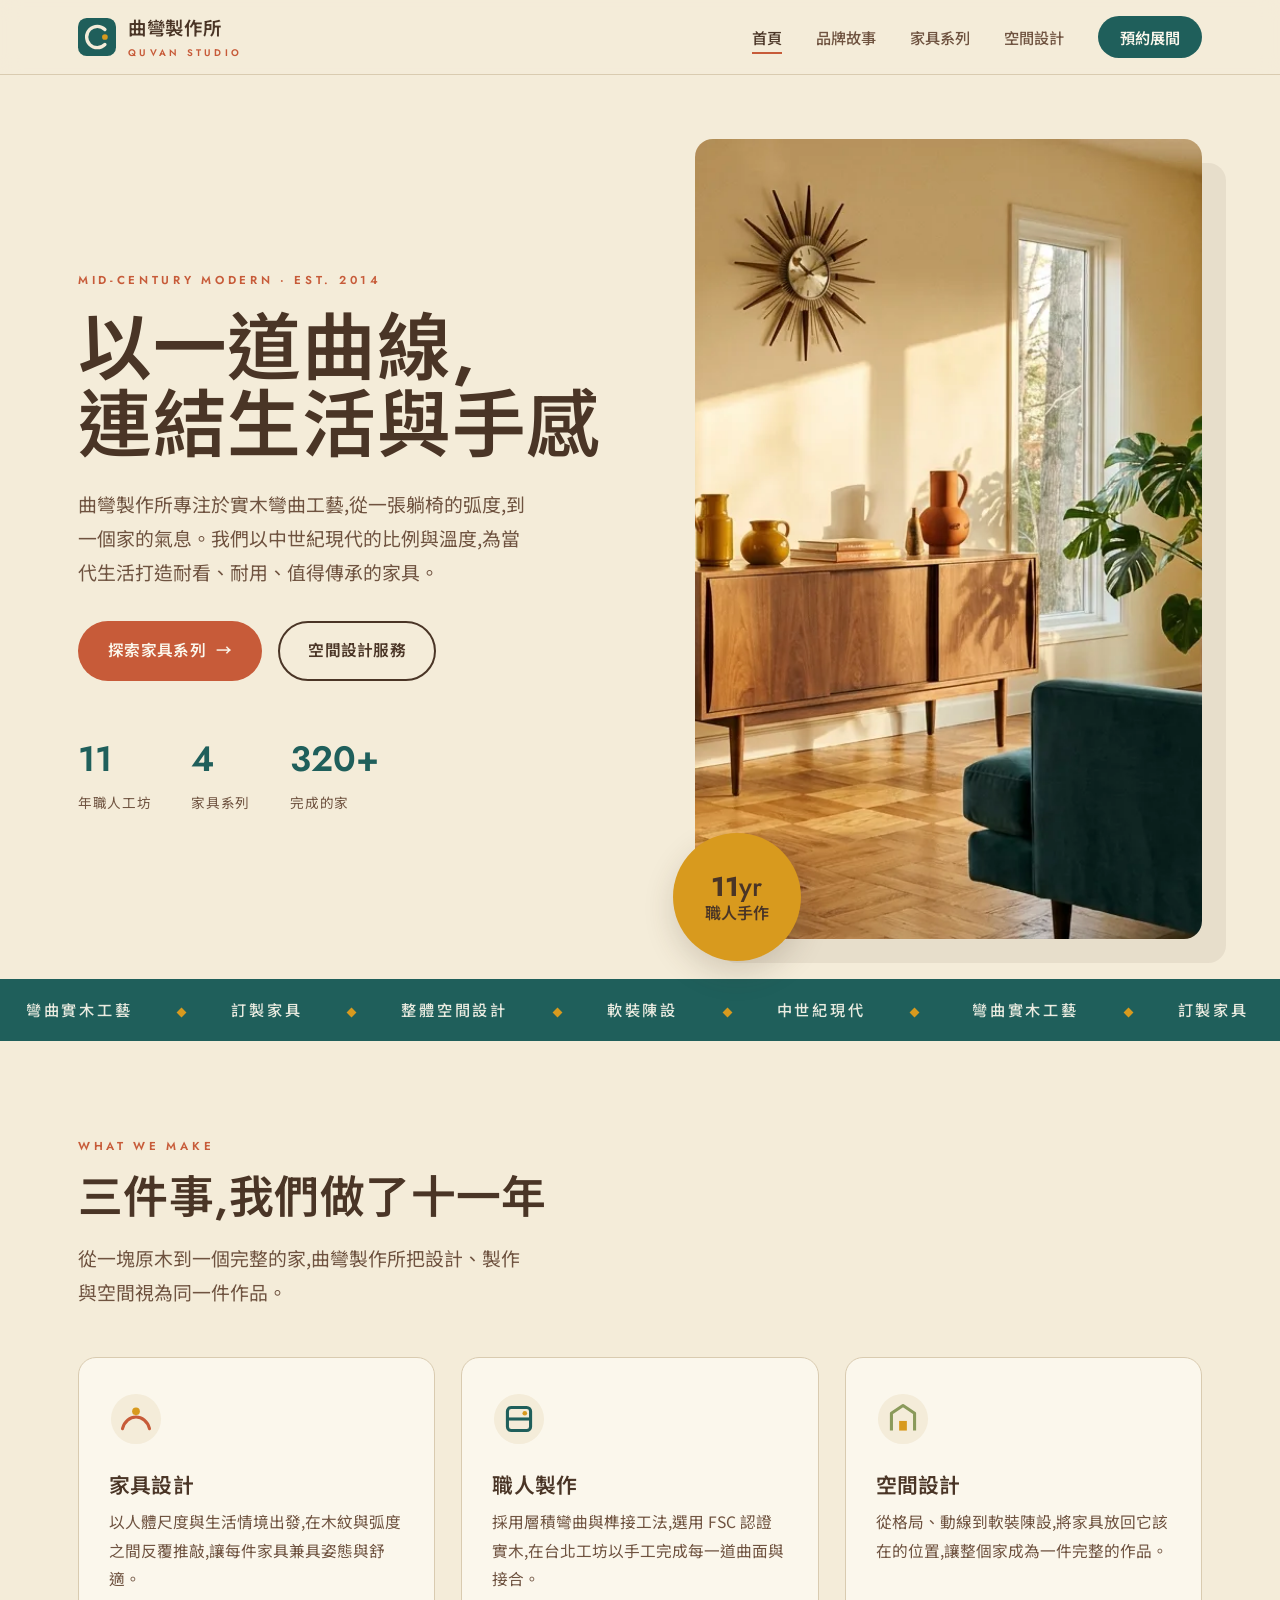
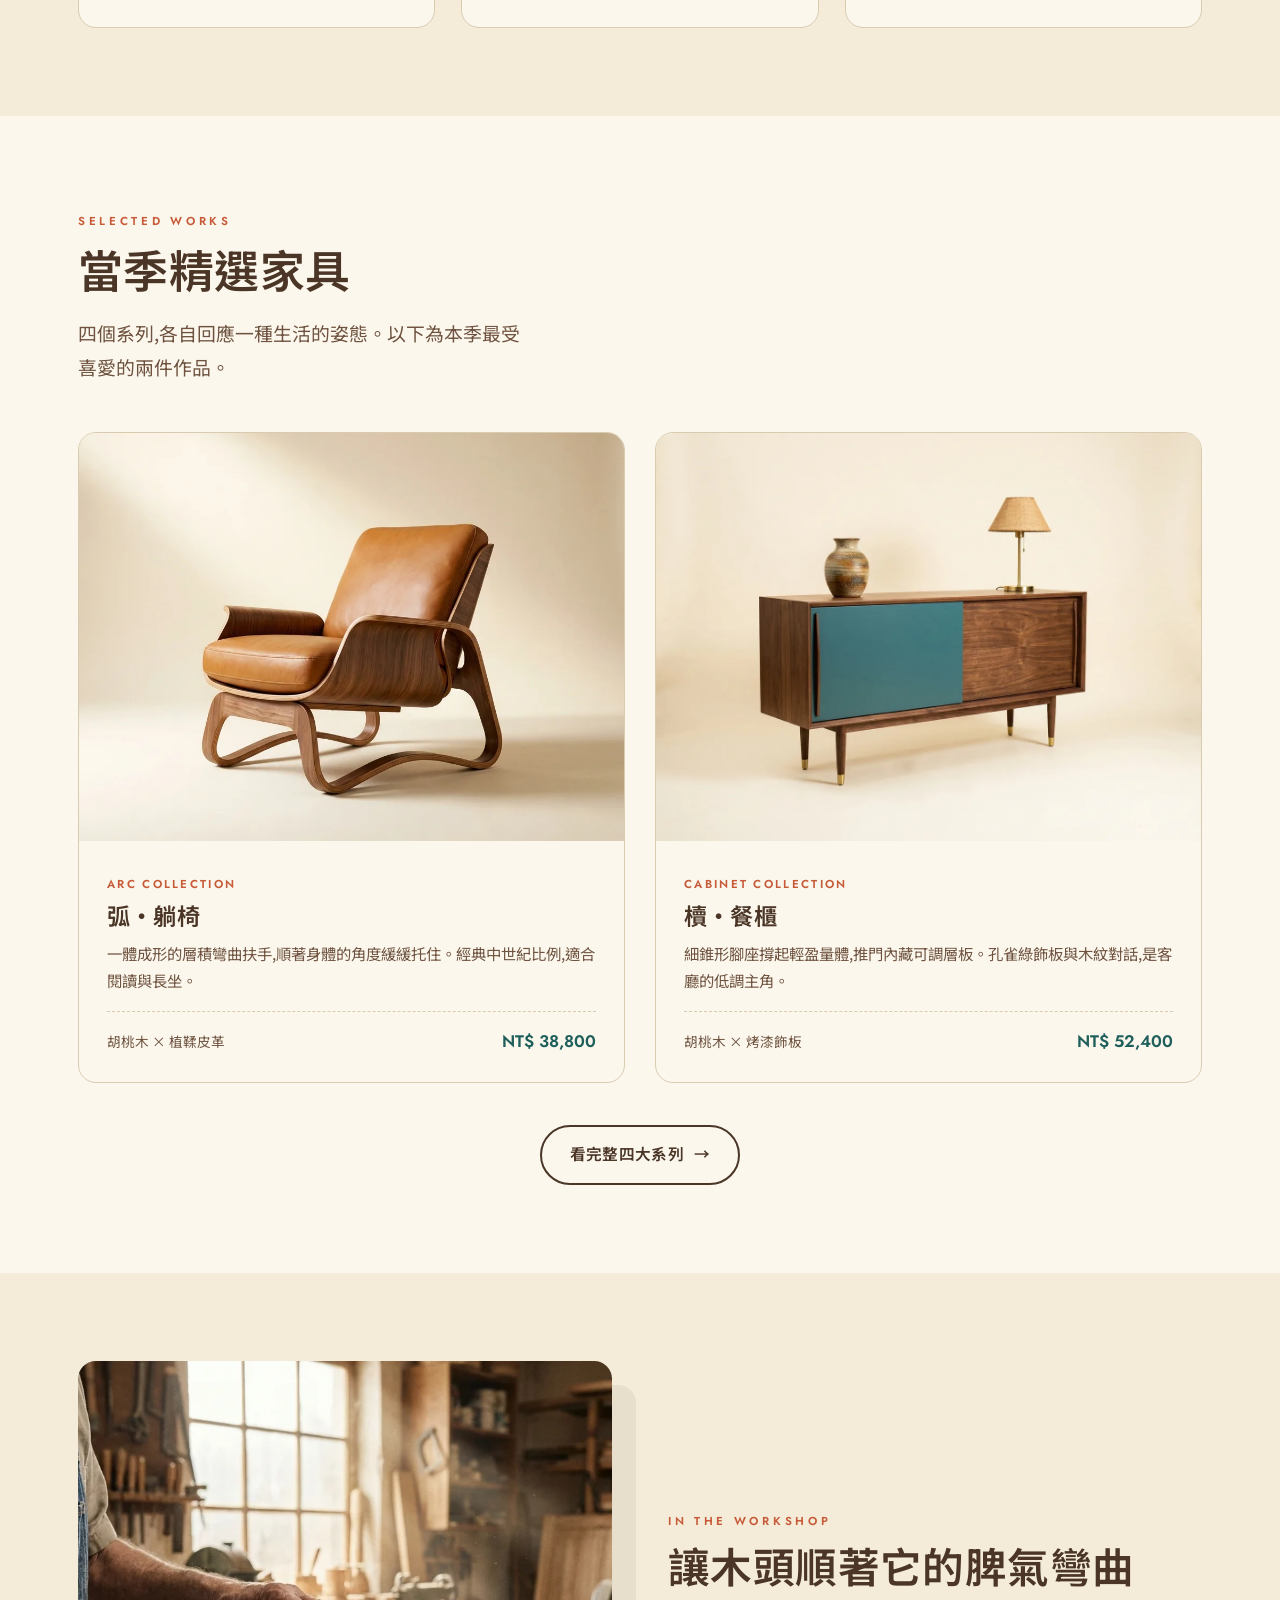
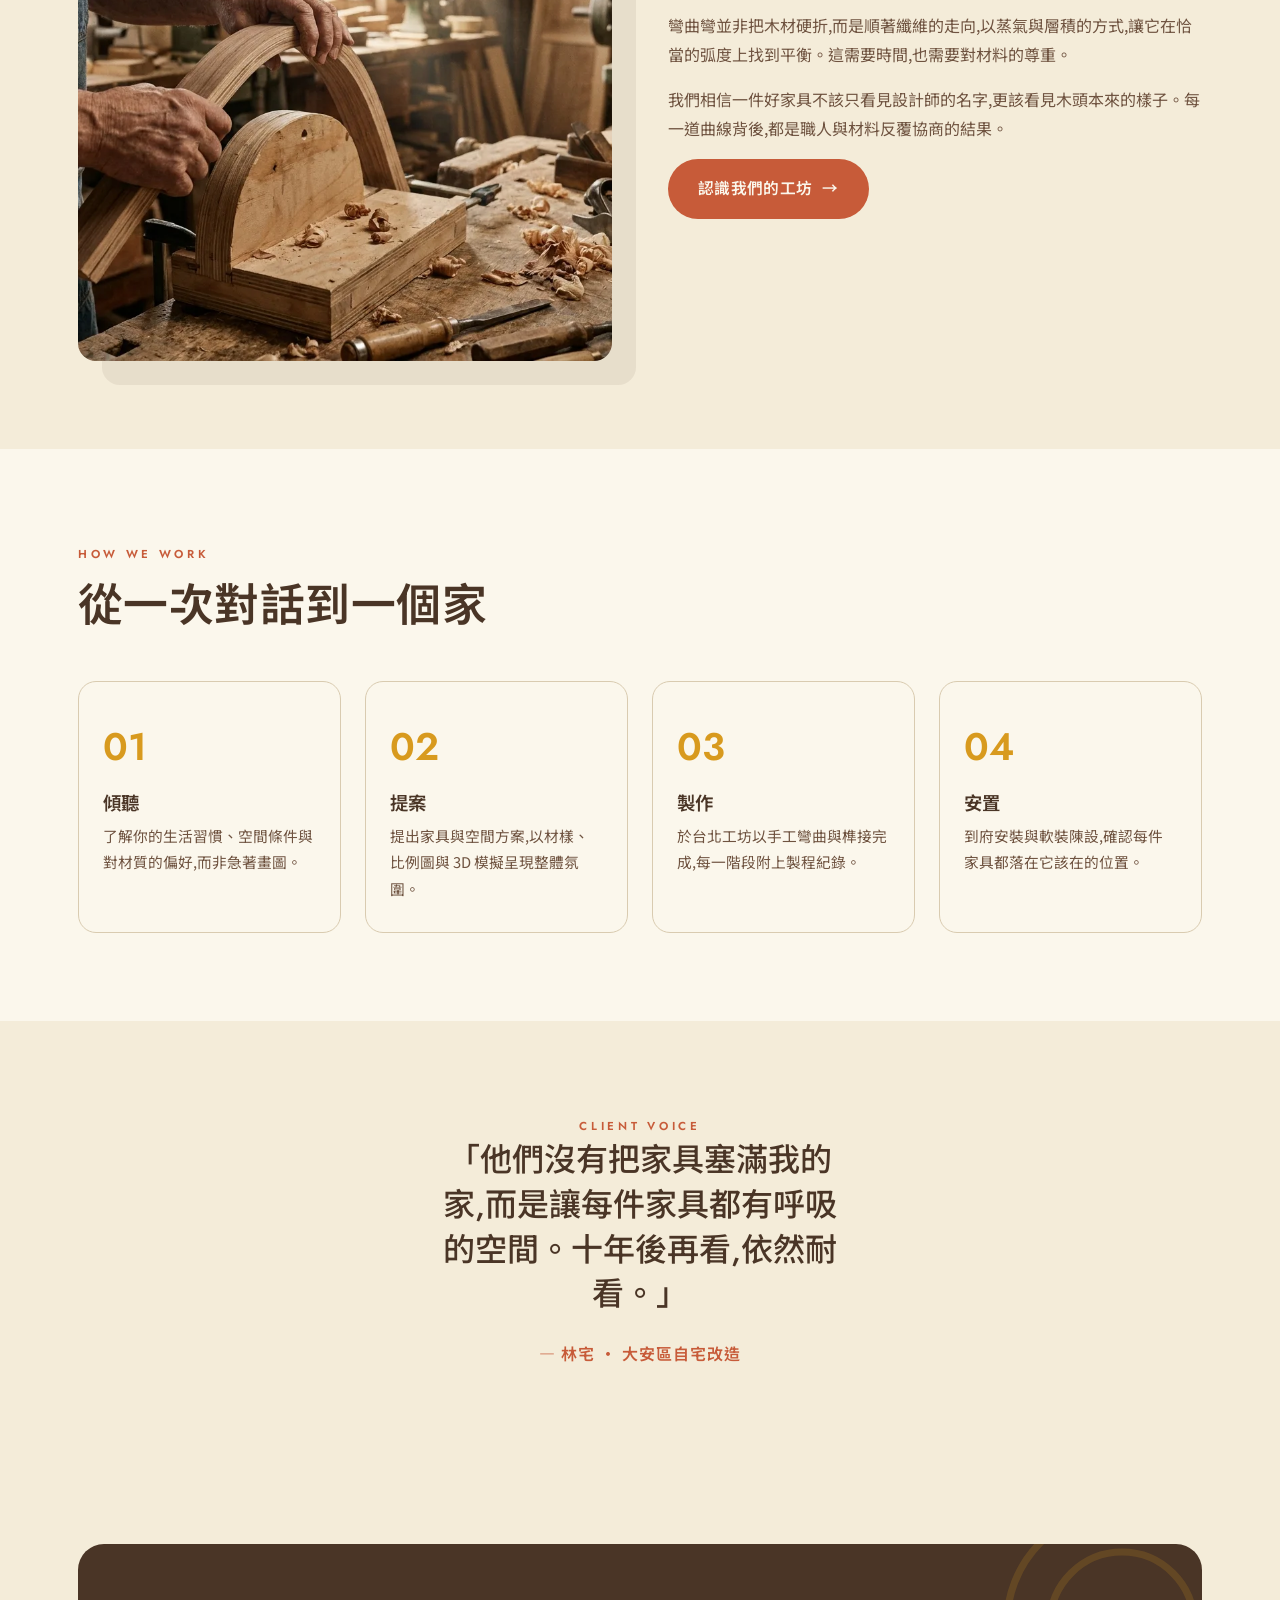
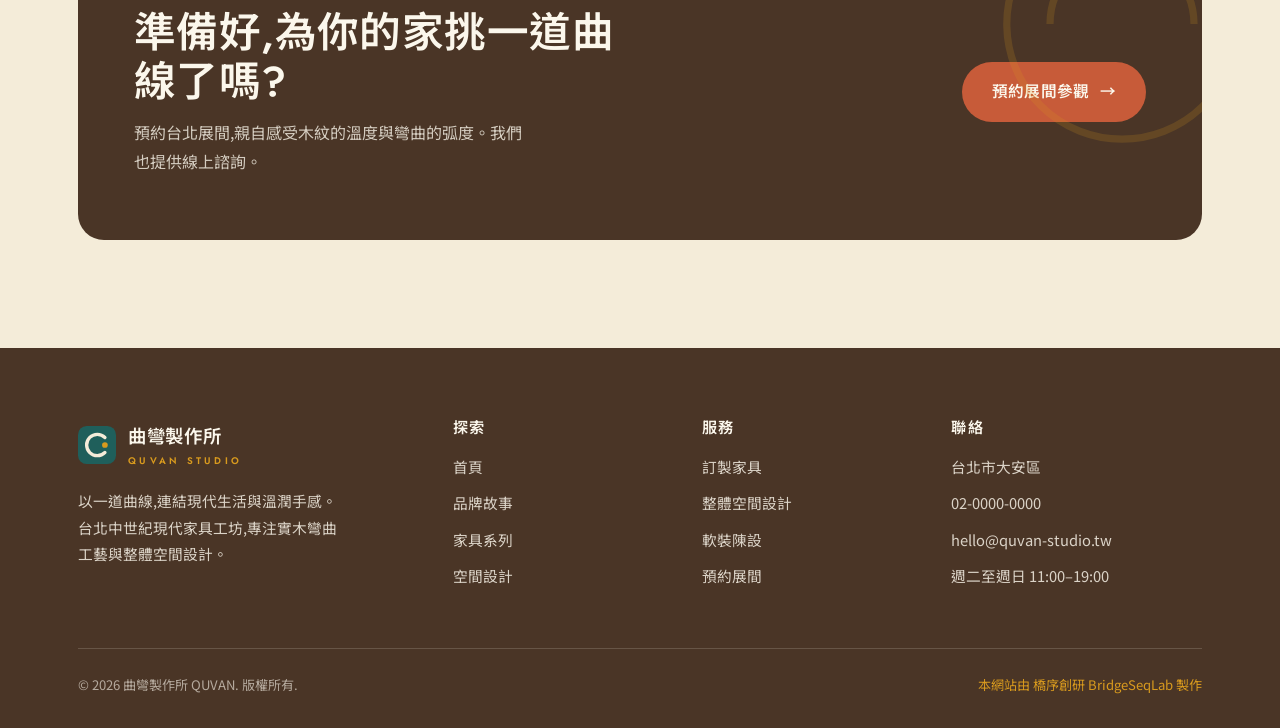
<file: index.html>
<!DOCTYPE html>
<html lang="zh-Hant">
<head>
<meta charset="UTF-8">
<meta name="viewport" content="width=device-width, initial-scale=1">
<title>曲彎製作所 QUVAN｜中世紀現代家具設計與訂製・台北實木傢俬工坊</title>
<meta name="description" content="曲彎製作所 QUVAN 是位於台北的中世紀現代風格家具工坊,專注實木彎曲工藝、訂製家具與整體空間設計。以一道曲線,連結現代生活與溫潤手感。">
<meta name="keywords" content="中世紀現代家具,實木家具訂製,彎曲彎工藝,台北家具設計,北歐風家具,胡桃木傢俬,空間設計,曲彎製作所,QUVAN">
<meta name="author" content="曲彎製作所 QUVAN">
<link rel="canonical" href="https://izzo24.github.io/curva-studio/">
<meta property="og:type" content="website">
<meta property="og:locale" content="zh_TW">
<meta property="og:site_name" content="曲彎製作所 QUVAN">
<meta property="og:title" content="曲彎製作所 QUVAN｜中世紀現代家具設計與訂製">
<meta property="og:description" content="台北中世紀現代風格家具工坊,專注實木彎曲工藝、訂製家具與整體空間設計。">
<meta property="og:url" content="https://izzo24.github.io/curva-studio/">
<meta property="og:image" content="https://izzo24.github.io/curva-studio/images/hero-living.webp">
<meta name="twitter:card" content="summary_large_image">
<meta name="twitter:title" content="曲彎製作所 QUVAN｜中世紀現代家具設計與訂製">
<meta name="twitter:description" content="以一道曲線,連結現代生活與溫潤手感。台北實木家具工坊。">
<meta name="twitter:image" content="https://izzo24.github.io/curva-studio/images/hero-living.webp">
<link rel="icon" type="image/svg+xml" href="./favicon.svg">
<link rel="preconnect" href="https://fonts.googleapis.com">
<link rel="preconnect" href="https://fonts.gstatic.com" crossorigin>
<link href="https://fonts.googleapis.com/css2?family=Jost:wght@400;500;600;700&family=Noto+Sans+TC:wght@400;500;700&display=swap" rel="stylesheet">
<link rel="stylesheet" href="./styles.css">
<script type="application/ld+json">
{
  "@context":"https://schema.org",
  "@graph":[
    {"@type":"Organization","@id":"https://izzo24.github.io/curva-studio/#org","name":"曲彎製作所 QUVAN","url":"https://izzo24.github.io/curva-studio/","logo":"https://izzo24.github.io/curva-studio/favicon.svg","slogan":"以一道曲線,連結現代生活與溫潤手感","foundingDate":"2014","sameAs":["https://www.instagram.com/","https://www.facebook.com/"]},
    {"@type":"LocalBusiness","@id":"https://izzo24.github.io/curva-studio/#business","name":"曲彎製作所 QUVAN","image":"https://izzo24.github.io/curva-studio/images/showroom.webp","priceRange":"$$$","telephone":"+886-2-0000-0000","email":"hello@quvan-studio.tw","address":{"@type":"PostalAddress","streetAddress":"示範展示用","addressLocality":"台北市","addressRegion":"台北","postalCode":"106","addressCountry":"TW"},"openingHours":"Tu-Su 11:00-19:00","url":"https://izzo24.github.io/curva-studio/"},
    {"@type":"WebSite","@id":"https://izzo24.github.io/curva-studio/#website","url":"https://izzo24.github.io/curva-studio/","name":"曲彎製作所 QUVAN","inLanguage":"zh-Hant","publisher":{"@id":"https://izzo24.github.io/curva-studio/#org"}},
    {"@type":"BreadcrumbList","itemListElement":[{"@type":"ListItem","position":1,"name":"首頁","item":"https://izzo24.github.io/curva-studio/"}]}
  ]
}
</script>
</head>
<body>
<header class="site-header">
  <div class="wrap nav">
    <a class="brand" href="./index.html" aria-label="曲彎製作所 QUVAN 首頁">
      <svg viewBox="0 0 48 48" aria-hidden="true"><rect width="48" height="48" rx="11" fill="#1F5F5B"/><path d="M34 14.5a13.5 13.5 0 1 0 0 19" fill="none" stroke="#F4ECD9" stroke-width="4.2" stroke-linecap="round"/><circle cx="34" cy="24" r="3.6" fill="#D89A1E"/></svg>
      <span><b>曲彎製作所</b><small>QUVAN STUDIO</small></span>
    </a>
    <button class="nav-toggle" aria-label="開啟選單" aria-expanded="false"><span></span><span></span><span></span></button>
    <ul class="nav-links">
      <li><a href="./index.html" aria-current="page">首頁</a></li>
      <li><a href="./about.html">品牌故事</a></li>
      <li><a href="./collections.html">家具系列</a></li>
      <li><a href="./services.html">空間設計</a></li>
      <li><a href="./contact.html" class="nav-cta">預約展間</a></li>
    </ul>
  </div>
</header>

<main>
  <!-- Hero -->
  <section class="hero">
    <div class="wrap hero-grid">
      <div class="hero-copy reveal">
        <span class="eyebrow">Mid-Century Modern · Est. 2014</span>
        <h1 class="display">以一道曲線,<br>連結生活與手感</h1>
        <p class="lead">曲彎製作所專注於實木彎曲工藝,從一張躺椅的弧度,到一個家的氣息。我們以中世紀現代的比例與溫度,為當代生活打造耐看、耐用、值得傳承的家具。</p>
        <div class="hero-actions">
          <a href="./collections.html" class="btn btn-primary">探索家具系列 <span class="arr">→</span></a>
          <a href="./services.html" class="btn btn-outline">空間設計服務</a>
        </div>
        <div class="hero-stats">
          <div><b>11</b><span>年職人工坊</span></div>
          <div><b>4</b><span>家具系列</span></div>
          <div><b>320+</b><span>完成的家</span></div>
        </div>
      </div>
      <div class="hero-media reveal">
        <img src="./images/hero-living.webp" alt="中世紀現代風格客廳,胡桃木彎曲躺椅、孔雀綠絨布沙發與午後暖陽" width="1280" height="800">
        <div class="hero-badge"><span><b>11<span class="serif-num">yr</span></b>職人手作</span></div>
      </div>
    </div>
  </section>

  <!-- Marquee -->
  <div class="marquee" aria-hidden="true">
    <div class="marquee-track">
      <span>彎曲實木工藝</span><span class="dot"></span><span>訂製家具</span><span class="dot"></span><span>整體空間設計</span><span class="dot"></span><span>軟裝陳設</span><span class="dot"></span><span>中世紀現代</span><span class="dot"></span>
      <span>彎曲實木工藝</span><span class="dot"></span><span>訂製家具</span><span class="dot"></span><span>整體空間設計</span><span class="dot"></span><span>軟裝陳設</span><span class="dot"></span><span>中世紀現代</span><span class="dot"></span>
    </div>
  </div>

  <!-- Features -->
  <section>
    <div class="wrap">
      <div class="section-head reveal">
        <span class="eyebrow">What we make</span>
        <h2>三件事,我們做了十一年</h2>
        <p class="lead">從一塊原木到一個完整的家,曲彎製作所把設計、製作與空間視為同一件作品。</p>
      </div>
      <div class="cards">
        <article class="card reveal">
          <svg class="ico" viewBox="0 0 56 56" fill="none" aria-hidden="true"><circle cx="28" cy="28" r="26" fill="#F4ECD9"/><path d="M14 38C18 22 38 22 42 38" stroke="#C75B39" stroke-width="3.2" stroke-linecap="round"/><circle cx="28" cy="20" r="4" fill="#D89A1E"/></svg>
          <h3>家具設計</h3>
          <p>以人體尺度與生活情境出發,在木紋與弧度之間反覆推敲,讓每件家具兼具姿態與舒適。</p>
        </article>
        <article class="card reveal">
          <svg class="ico" viewBox="0 0 56 56" fill="none" aria-hidden="true"><circle cx="28" cy="28" r="26" fill="#F4ECD9"/><rect x="16" y="16" width="24" height="24" rx="4" fill="none" stroke="#1F5F5B" stroke-width="3.2"/><path d="M16 28h24" stroke="#1F5F5B" stroke-width="3.2"/><circle cx="34" cy="22" r="2.4" fill="#D89A1E"/></svg>
          <h3>職人製作</h3>
          <p>採用層積彎曲與榫接工法,選用 FSC 認證實木,在台北工坊以手工完成每一道曲面與接合。</p>
        </article>
        <article class="card reveal">
          <svg class="ico" viewBox="0 0 56 56" fill="none" aria-hidden="true"><circle cx="28" cy="28" r="26" fill="#F4ECD9"/><path d="M16 40V22l12-8 12 8v18" fill="none" stroke="#8A9A5B" stroke-width="3.2" stroke-linejoin="round"/><rect x="24" y="30" width="8" height="10" fill="#D89A1E"/></svg>
          <h3>空間設計</h3>
          <p>從格局、動線到軟裝陳設,將家具放回它該在的位置,讓整個家成為一件完整的作品。</p>
        </article>
      </div>
    </div>
  </section>

  <!-- Featured collections -->
  <section style="background:var(--paper)">
    <div class="wrap">
      <div class="section-head reveal">
        <span class="eyebrow">Selected works</span>
        <h2>當季精選家具</h2>
        <p class="lead">四個系列,各自回應一種生活的姿態。以下為本季最受喜愛的兩件作品。</p>
      </div>
      <div class="collection-grid">
        <article class="piece reveal">
          <div class="piece-media"><img src="./images/lounge.webp" alt="弧 ARC 彎曲彎躺椅,胡桃木框架配焦糖色皮革坐墊" width="800" height="600"></div>
          <div class="piece-body">
            <span class="tag">ARC Collection</span>
            <h3>弧・躺椅</h3>
            <p>一體成形的層積彎曲扶手,順著身體的角度緩緩托住。經典中世紀比例,適合閱讀與長坐。</p>
            <div class="meta"><span>胡桃木 × 植鞣皮革</span><span class="price">NT$ 38,800</span></div>
          </div>
        </article>
        <article class="piece reveal">
          <div class="piece-media"><img src="./images/sideboard.webp" alt="櫝 CABINET 胡桃木餐櫃,細錐形腳座與孔雀綠飾板" width="800" height="600"></div>
          <div class="piece-body">
            <span class="tag">CABINET Collection</span>
            <h3>櫝・餐櫃</h3>
            <p>細錐形腳座撐起輕盈量體,推門內藏可調層板。孔雀綠飾板與木紋對話,是客廳的低調主角。</p>
            <div class="meta"><span>胡桃木 × 烤漆飾板</span><span class="price">NT$ 52,400</span></div>
          </div>
        </article>
      </div>
      <div style="text-align:center;margin-top:42px" class="reveal">
        <a href="./collections.html" class="btn btn-outline">看完整四大系列 <span class="arr">→</span></a>
      </div>
    </div>
  </section>

  <!-- Story split -->
  <section>
    <div class="wrap split">
      <div class="split-media reveal"><img src="./images/workshop.webp" alt="職人雙手在灑滿陽光的木工坊中彎折層積木材" width="800" height="600"></div>
      <div class="split-copy reveal">
        <span class="eyebrow">In the workshop</span>
        <h2>讓木頭順著它的脾氣彎曲</h2>
        <p>彎曲彎並非把木材硬折,而是順著纖維的走向,以蒸氣與層積的方式,讓它在恰當的弧度上找到平衡。這需要時間,也需要對材料的尊重。</p>
        <p>我們相信一件好家具不該只看見設計師的名字,更該看見木頭本來的樣子。每一道曲線背後,都是職人與材料反覆協商的結果。</p>
        <a href="./about.html" class="btn btn-primary">認識我們的工坊 <span class="arr">→</span></a>
      </div>
    </div>
  </section>

  <!-- Process -->
  <section style="background:var(--paper)">
    <div class="wrap">
      <div class="section-head reveal">
        <span class="eyebrow">How we work</span>
        <h2>從一次對話到一個家</h2>
      </div>
      <div class="steps">
        <div class="step reveal"><h3>傾聽</h3><p>了解你的生活習慣、空間條件與對材質的偏好,而非急著畫圖。</p></div>
        <div class="step reveal"><h3>提案</h3><p>提出家具與空間方案,以材樣、比例圖與 3D 模擬呈現整體氛圍。</p></div>
        <div class="step reveal"><h3>製作</h3><p>於台北工坊以手工彎曲與榫接完成,每一階段附上製程紀錄。</p></div>
        <div class="step reveal"><h3>安置</h3><p>到府安裝與軟裝陳設,確認每件家具都落在它該在的位置。</p></div>
      </div>
    </div>
  </section>

  <!-- Testimonial -->
  <section>
    <div class="wrap quote reveal">
      <span class="eyebrow">Client voice</span>
      <blockquote>「他們沒有把家具塞滿我的家,而是讓每件家具都有呼吸的空間。十年後再看,依然耐看。」</blockquote>
      <cite>— 林宅 · 大安區自宅改造</cite>
    </div>
  </section>

  <!-- CTA -->
  <section>
    <div class="wrap">
      <div class="cta-banner reveal">
        <svg class="deco" viewBox="0 0 200 200" aria-hidden="true"><circle cx="100" cy="100" r="96" fill="none" stroke="#D89A1E" stroke-width="6"/><path d="M40 100a60 60 0 0 1 120 0" fill="none" stroke="#D89A1E" stroke-width="6"/></svg>
        <div>
          <h2>準備好,為你的家挑一道曲線了嗎?</h2>
          <p>預約台北展間,親自感受木紋的溫度與彎曲的弧度。我們也提供線上諮詢。</p>
        </div>
        <a href="./contact.html" class="btn btn-primary">預約展間參觀 <span class="arr">→</span></a>
      </div>
    </div>
  </section>
</main>

<footer class="site-footer">
  <div class="wrap">
    <div class="footer-grid">
      <div>
        <a class="brand" href="./index.html" aria-label="曲彎製作所 QUVAN 首頁">
          <svg viewBox="0 0 48 48" aria-hidden="true"><rect width="48" height="48" rx="11" fill="#1F5F5B"/><path d="M34 14.5a13.5 13.5 0 1 0 0 19" fill="none" stroke="#F4ECD9" stroke-width="4.2" stroke-linecap="round"/><circle cx="34" cy="24" r="3.6" fill="#D89A1E"/></svg>
          <span><b>曲彎製作所</b><small>QUVAN STUDIO</small></span>
        </a>
        <p class="footer-about">以一道曲線,連結現代生活與溫潤手感。台北中世紀現代家具工坊,專注實木彎曲工藝與整體空間設計。</p>
      </div>
      <div class="footer-col">
        <h4>探索</h4>
        <ul>
          <li><a href="./index.html">首頁</a></li>
          <li><a href="./about.html">品牌故事</a></li>
          <li><a href="./collections.html">家具系列</a></li>
          <li><a href="./services.html">空間設計</a></li>
        </ul>
      </div>
      <div class="footer-col">
        <h4>服務</h4>
        <ul>
          <li><a href="./services.html">訂製家具</a></li>
          <li><a href="./services.html">整體空間設計</a></li>
          <li><a href="./services.html">軟裝陳設</a></li>
          <li><a href="./contact.html">預約展間</a></li>
        </ul>
      </div>
      <div class="footer-col">
        <h4>聯絡</h4>
        <ul>
          <li>台北市大安區</li>
          <li><a href="tel:+886200000000">02-0000-0000</a></li>
          <li><a href="mailto:hello@quvan-studio.tw">hello@quvan-studio.tw</a></li>
          <li>週二至週日 11:00–19:00</li>
        </ul>
      </div>
    </div>
    <div class="footer-bottom">
      <span>© <span id="year">2026</span> 曲彎製作所 QUVAN. 版權所有.</span>
      <span class="signature">本網站由 橋序創研 BridgeSeqLab 製作</span>
    </div>
  </div>
</footer>
<script src="./main.js"></script>
</body>
</html>
</file>
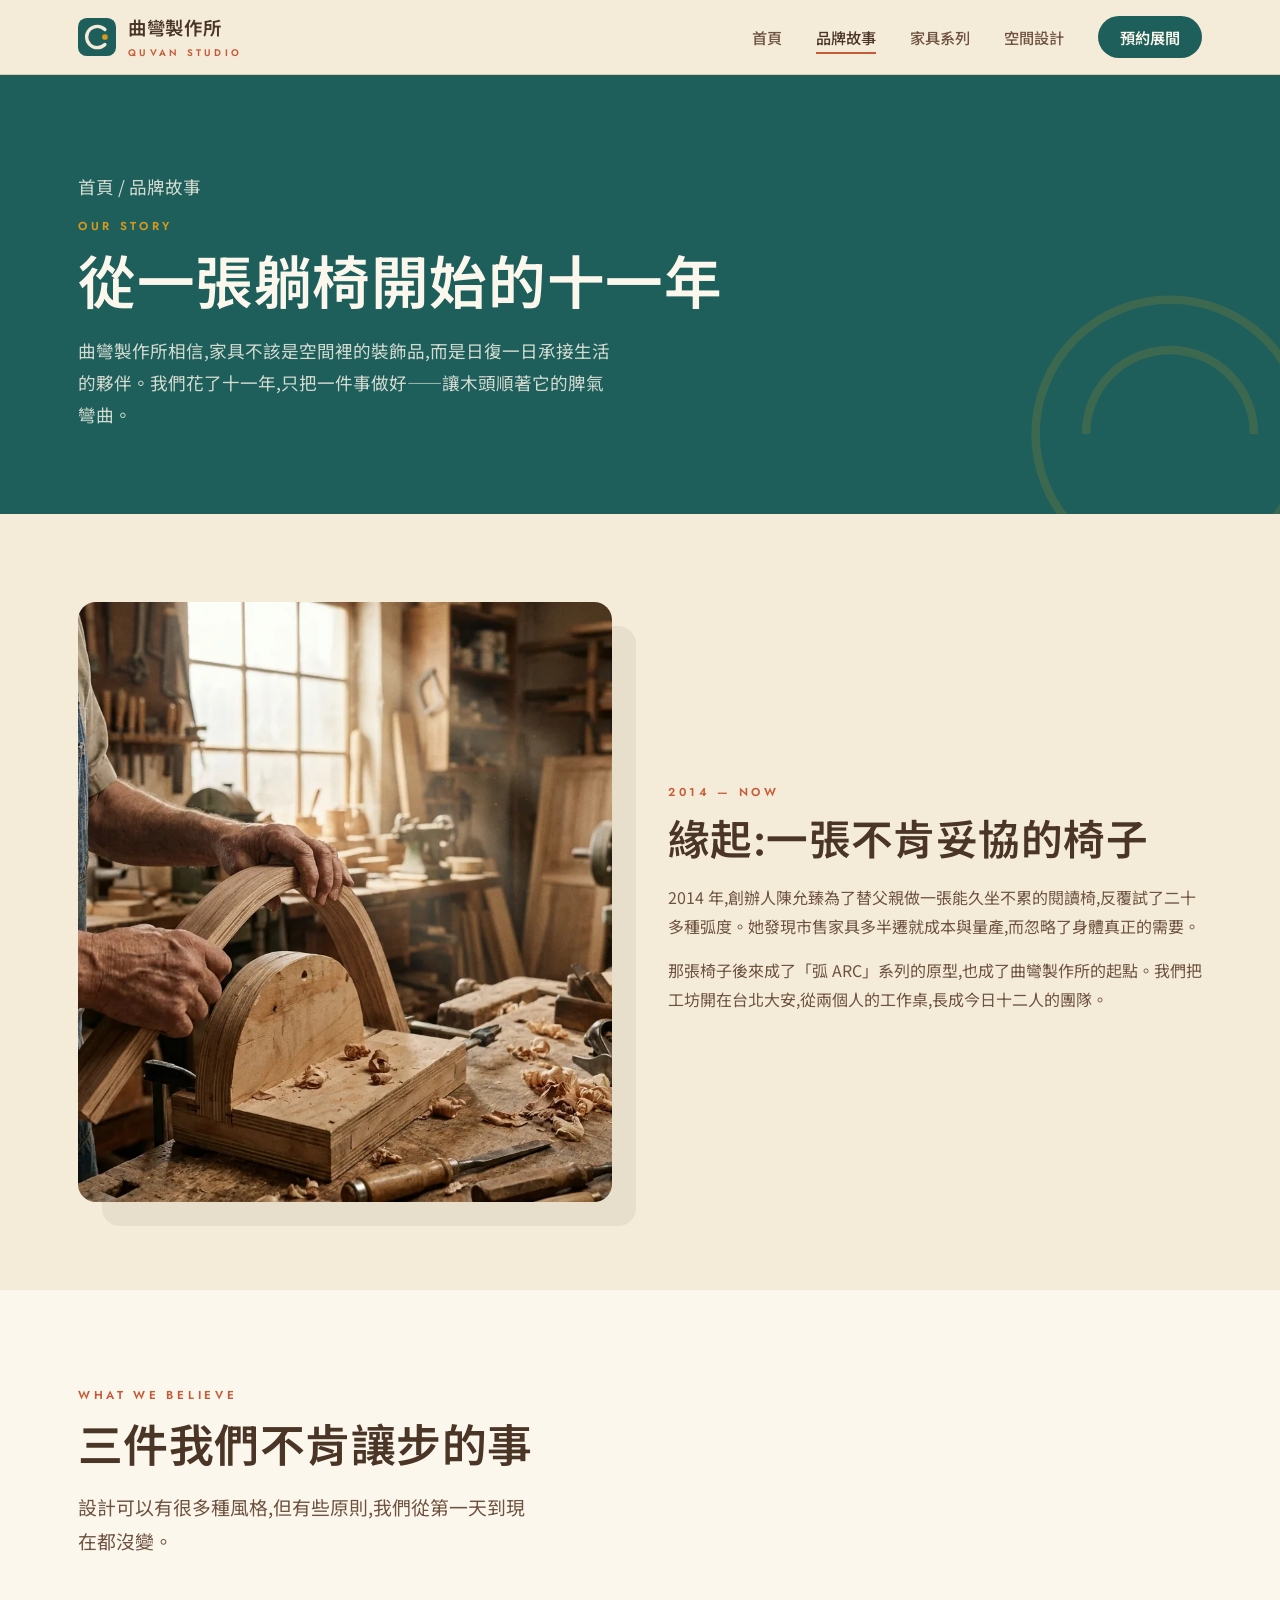
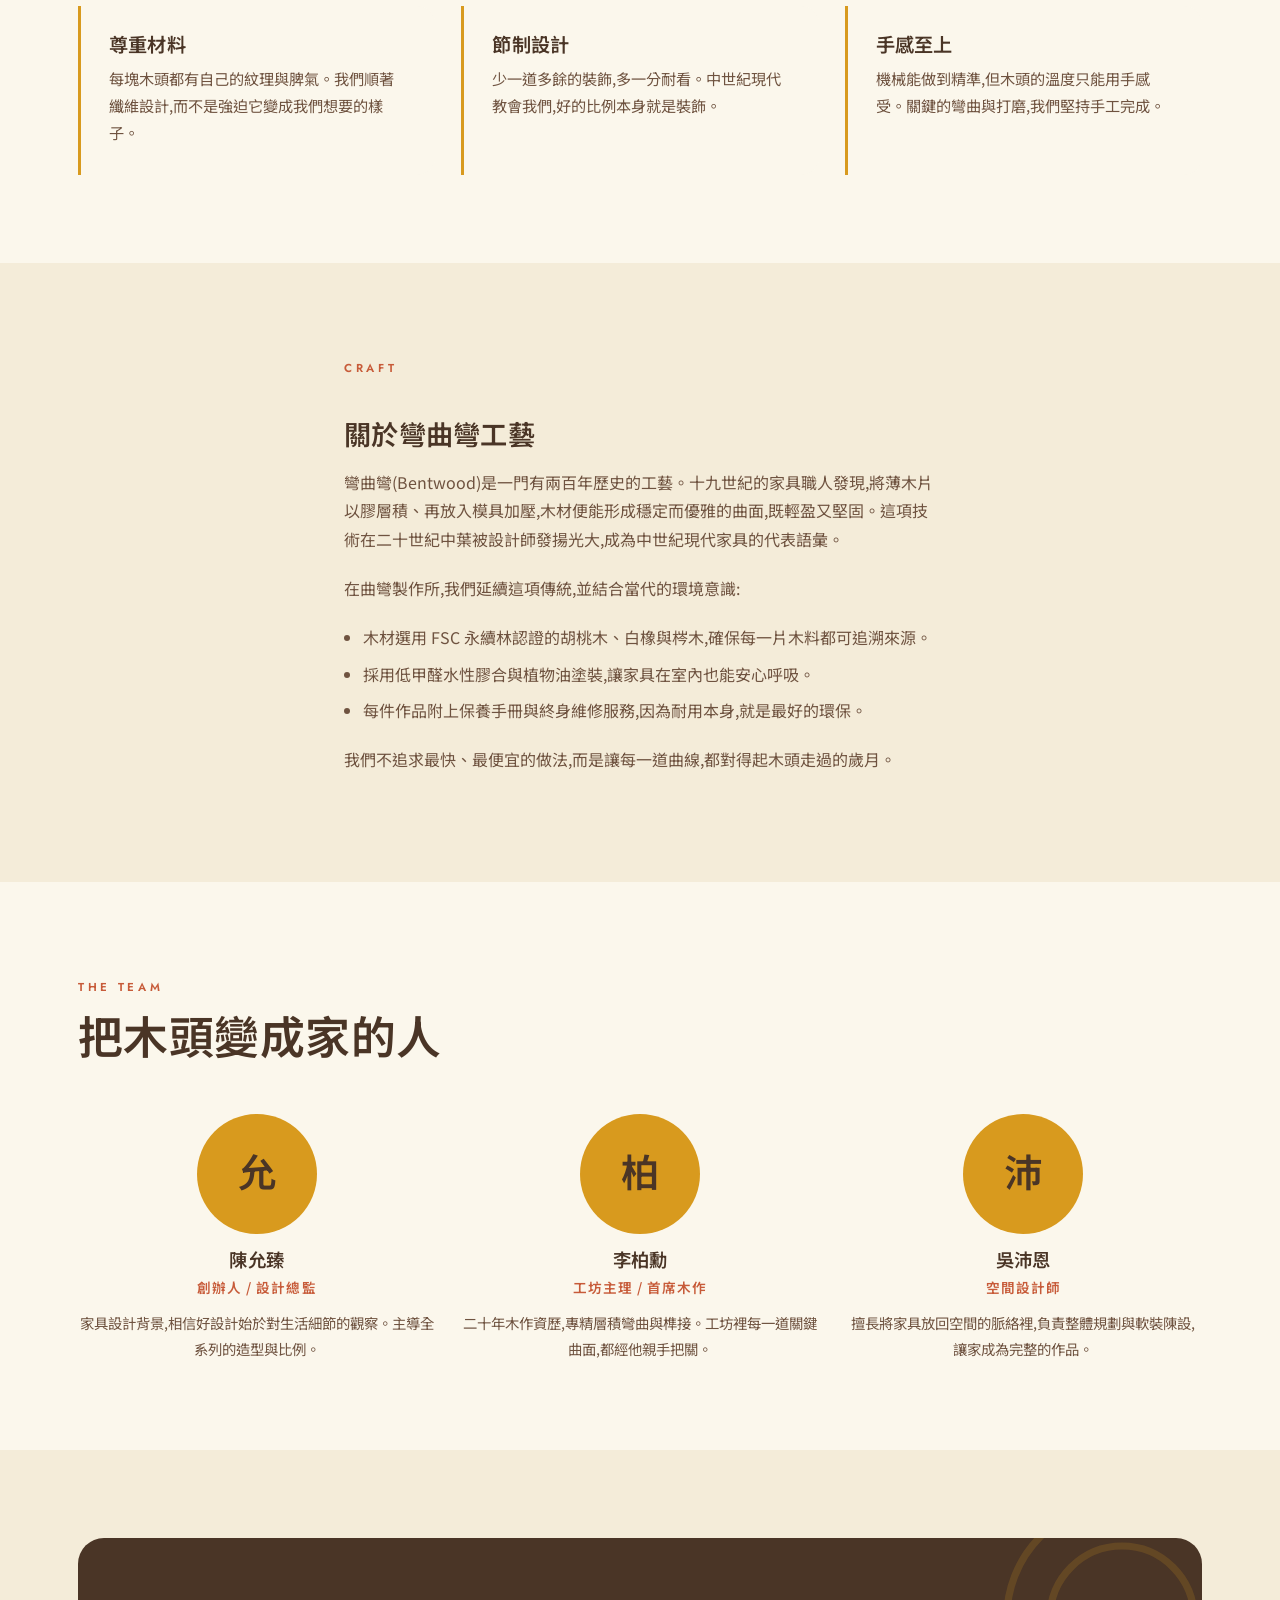
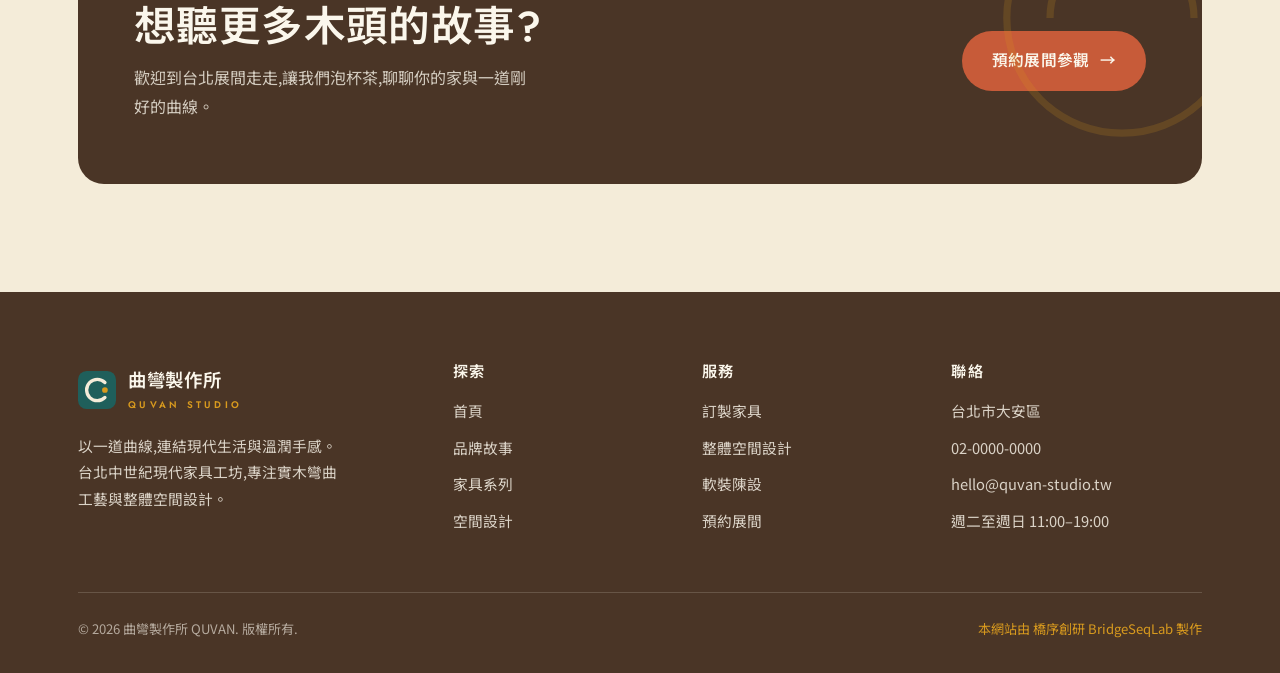
<file: about.html>
<!DOCTYPE html>
<html lang="zh-Hant">
<head>
<meta charset="UTF-8">
<meta name="viewport" content="width=device-width, initial-scale=1">
<title>品牌故事｜曲彎製作所 QUVAN・台北彎曲彎家具工坊的十一年</title>
<meta name="description" content="認識曲彎製作所 QUVAN:一間從一張躺椅開始的台北彎曲彎工坊。我們相信尊重材料、節制設計與職人手感,是中世紀現代家具歷久彌新的理由。">
<meta name="keywords" content="曲彎製作所,品牌故事,彎曲彎工坊,台北家具職人,中世紀現代,實木工藝,家具設計團隊">
<meta name="author" content="曲彎製作所 QUVAN">
<link rel="canonical" href="https://izzo24.github.io/curva-studio/about.html">
<meta property="og:type" content="website">
<meta property="og:locale" content="zh_TW">
<meta property="og:site_name" content="曲彎製作所 QUVAN">
<meta property="og:title" content="品牌故事｜曲彎製作所 QUVAN">
<meta property="og:description" content="從一張躺椅開始的台北彎曲彎工坊,十一年來只做一件事:讓木頭順著它的脾氣彎曲。">
<meta property="og:url" content="https://izzo24.github.io/curva-studio/about.html">
<meta property="og:image" content="https://izzo24.github.io/curva-studio/images/workshop.webp">
<meta name="twitter:card" content="summary_large_image">
<meta name="twitter:title" content="品牌故事｜曲彎製作所 QUVAN">
<meta name="twitter:description" content="從一張躺椅開始的台北彎曲彎工坊的十一年。">
<meta name="twitter:image" content="https://izzo24.github.io/curva-studio/images/workshop.webp">
<link rel="icon" type="image/svg+xml" href="./favicon.svg">
<link rel="preconnect" href="https://fonts.googleapis.com">
<link rel="preconnect" href="https://fonts.gstatic.com" crossorigin>
<link href="https://fonts.googleapis.com/css2?family=Jost:wght@400;500;600;700&family=Noto+Sans+TC:wght@400;500;700&display=swap" rel="stylesheet">
<link rel="stylesheet" href="./styles.css">
<script type="application/ld+json">
{
  "@context":"https://schema.org",
  "@graph":[
    {"@type":"AboutPage","@id":"https://izzo24.github.io/curva-studio/about.html#about","url":"https://izzo24.github.io/curva-studio/about.html","name":"品牌故事｜曲彎製作所 QUVAN","about":{"@id":"https://izzo24.github.io/curva-studio/#org"},"inLanguage":"zh-Hant"},
    {"@type":"Organization","@id":"https://izzo24.github.io/curva-studio/#org","name":"曲彎製作所 QUVAN","url":"https://izzo24.github.io/curva-studio/","logo":"https://izzo24.github.io/curva-studio/favicon.svg","foundingDate":"2014","founder":{"@type":"Person","name":"陳允臻"},"numberOfEmployees":"12","description":"台北中世紀現代風格彎曲彎家具工坊。"},
    {"@type":"BreadcrumbList","itemListElement":[{"@type":"ListItem","position":1,"name":"首頁","item":"https://izzo24.github.io/curva-studio/"},{"@type":"ListItem","position":2,"name":"品牌故事","item":"https://izzo24.github.io/curva-studio/about.html"}]}
  ]
}
</script>
</head>
<body>
<header class="site-header">
  <div class="wrap nav">
    <a class="brand" href="./index.html" aria-label="曲彎製作所 QUVAN 首頁">
      <svg viewBox="0 0 48 48" aria-hidden="true"><rect width="48" height="48" rx="11" fill="#1F5F5B"/><path d="M34 14.5a13.5 13.5 0 1 0 0 19" fill="none" stroke="#F4ECD9" stroke-width="4.2" stroke-linecap="round"/><circle cx="34" cy="24" r="3.6" fill="#D89A1E"/></svg>
      <span><b>曲彎製作所</b><small>QUVAN STUDIO</small></span>
    </a>
    <button class="nav-toggle" aria-label="開啟選單" aria-expanded="false"><span></span><span></span><span></span></button>
    <ul class="nav-links">
      <li><a href="./index.html">首頁</a></li>
      <li><a href="./about.html" aria-current="page">品牌故事</a></li>
      <li><a href="./collections.html">家具系列</a></li>
      <li><a href="./services.html">空間設計</a></li>
      <li><a href="./contact.html" class="nav-cta">預約展間</a></li>
    </ul>
  </div>
</header>

<main>
  <section class="page-hero">
    <div class="wrap">
      <p class="crumb"><a href="./index.html">首頁</a> / 品牌故事</p>
      <span class="eyebrow">Our Story</span>
      <h1>從一張躺椅開始的十一年</h1>
      <p>曲彎製作所相信,家具不該是空間裡的裝飾品,而是日復一日承接生活的夥伴。我們花了十一年,只把一件事做好——讓木頭順著它的脾氣彎曲。</p>
      <svg class="deco" viewBox="0 0 200 200" aria-hidden="true"><circle cx="100" cy="100" r="96" fill="none" stroke="#D89A1E" stroke-width="6"/><path d="M40 100a60 60 0 0 1 120 0" fill="none" stroke="#D89A1E" stroke-width="6"/></svg>
    </div>
  </section>

  <section>
    <div class="wrap split">
      <div class="split-media reveal"><img src="./images/workshop.webp" alt="職人於陽光木工坊中以層積工法彎折木材" width="800" height="600"></div>
      <div class="split-copy reveal">
        <span class="eyebrow">2014 — Now</span>
        <h2>緣起:一張不肯妥協的椅子</h2>
        <p>2014 年,創辦人陳允臻為了替父親做一張能久坐不累的閱讀椅,反覆試了二十多種弧度。她發現市售家具多半遷就成本與量產,而忽略了身體真正的需要。</p>
        <p>那張椅子後來成了「弧 ARC」系列的原型,也成了曲彎製作所的起點。我們把工坊開在台北大安,從兩個人的工作桌,長成今日十二人的團隊。</p>
      </div>
    </div>
  </section>

  <section style="background:var(--paper)">
    <div class="wrap">
      <div class="section-head reveal">
        <span class="eyebrow">What we believe</span>
        <h2>三件我們不肯讓步的事</h2>
        <p class="lead">設計可以有很多種風格,但有些原則,我們從第一天到現在都沒變。</p>
      </div>
      <div class="values">
        <div class="value reveal"><h3>尊重材料</h3><p>每塊木頭都有自己的紋理與脾氣。我們順著纖維設計,而不是強迫它變成我們想要的樣子。</p></div>
        <div class="value reveal"><h3>節制設計</h3><p>少一道多餘的裝飾,多一分耐看。中世紀現代教會我們,好的比例本身就是裝飾。</p></div>
        <div class="value reveal"><h3>手感至上</h3><p>機械能做到精準,但木頭的溫度只能用手感受。關鍵的彎曲與打磨,我們堅持手工完成。</p></div>
      </div>
    </div>
  </section>

  <section>
    <div class="wrap prose reveal">
      <span class="eyebrow">Craft</span>
      <h2>關於彎曲彎工藝</h2>
      <p>彎曲彎(Bentwood)是一門有兩百年歷史的工藝。十九世紀的家具職人發現,將薄木片以膠層積、再放入模具加壓,木材便能形成穩定而優雅的曲面,既輕盈又堅固。這項技術在二十世紀中葉被設計師發揚光大,成為中世紀現代家具的代表語彙。</p>
      <p>在曲彎製作所,我們延續這項傳統,並結合當代的環境意識:</p>
      <ul>
        <li>木材選用 FSC 永續林認證的胡桃木、白橡與梣木,確保每一片木料都可追溯來源。</li>
        <li>採用低甲醛水性膠合與植物油塗裝,讓家具在室內也能安心呼吸。</li>
        <li>每件作品附上保養手冊與終身維修服務,因為耐用本身,就是最好的環保。</li>
      </ul>
      <p>我們不追求最快、最便宜的做法,而是讓每一道曲線,都對得起木頭走過的歲月。</p>
    </div>
  </section>

  <section style="background:var(--paper)">
    <div class="wrap">
      <div class="section-head reveal">
        <span class="eyebrow">The team</span>
        <h2>把木頭變成家的人</h2>
      </div>
      <div class="team">
        <div class="member reveal"><div class="avatar">允</div><h3>陳允臻</h3><span>創辦人 / 設計總監</span><p>家具設計背景,相信好設計始於對生活細節的觀察。主導全系列的造型與比例。</p></div>
        <div class="member reveal"><div class="avatar">柏</div><h3>李柏勳</h3><span>工坊主理 / 首席木作</span><p>二十年木作資歷,專精層積彎曲與榫接。工坊裡每一道關鍵曲面,都經他親手把關。</p></div>
        <div class="member reveal"><div class="avatar">沛</div><h3>吳沛恩</h3><span>空間設計師</span><p>擅長將家具放回空間的脈絡裡,負責整體規劃與軟裝陳設,讓家成為完整的作品。</p></div>
      </div>
    </div>
  </section>

  <section>
    <div class="wrap">
      <div class="cta-banner reveal">
        <svg class="deco" viewBox="0 0 200 200" aria-hidden="true"><circle cx="100" cy="100" r="96" fill="none" stroke="#D89A1E" stroke-width="6"/><path d="M40 100a60 60 0 0 1 120 0" fill="none" stroke="#D89A1E" stroke-width="6"/></svg>
        <div>
          <h2>想聽更多木頭的故事?</h2>
          <p>歡迎到台北展間走走,讓我們泡杯茶,聊聊你的家與一道剛好的曲線。</p>
        </div>
        <a href="./contact.html" class="btn btn-primary">預約展間參觀 <span class="arr">→</span></a>
      </div>
    </div>
  </section>
</main>

<footer class="site-footer">
  <div class="wrap">
    <div class="footer-grid">
      <div>
        <a class="brand" href="./index.html" aria-label="曲彎製作所 QUVAN 首頁">
          <svg viewBox="0 0 48 48" aria-hidden="true"><rect width="48" height="48" rx="11" fill="#1F5F5B"/><path d="M34 14.5a13.5 13.5 0 1 0 0 19" fill="none" stroke="#F4ECD9" stroke-width="4.2" stroke-linecap="round"/><circle cx="34" cy="24" r="3.6" fill="#D89A1E"/></svg>
          <span><b>曲彎製作所</b><small>QUVAN STUDIO</small></span>
        </a>
        <p class="footer-about">以一道曲線,連結現代生活與溫潤手感。台北中世紀現代家具工坊,專注實木彎曲工藝與整體空間設計。</p>
      </div>
      <div class="footer-col"><h4>探索</h4><ul><li><a href="./index.html">首頁</a></li><li><a href="./about.html">品牌故事</a></li><li><a href="./collections.html">家具系列</a></li><li><a href="./services.html">空間設計</a></li></ul></div>
      <div class="footer-col"><h4>服務</h4><ul><li><a href="./services.html">訂製家具</a></li><li><a href="./services.html">整體空間設計</a></li><li><a href="./services.html">軟裝陳設</a></li><li><a href="./contact.html">預約展間</a></li></ul></div>
      <div class="footer-col"><h4>聯絡</h4><ul><li>台北市大安區</li><li><a href="tel:+886200000000">02-0000-0000</a></li><li><a href="mailto:hello@quvan-studio.tw">hello@quvan-studio.tw</a></li><li>週二至週日 11:00–19:00</li></ul></div>
    </div>
    <div class="footer-bottom">
      <span>© <span id="year">2026</span> 曲彎製作所 QUVAN. 版權所有.</span>
      <span class="signature">本網站由 橋序創研 BridgeSeqLab 製作</span>
    </div>
  </div>
</footer>
<script src="./main.js"></script>
</body>
</html>
</file>
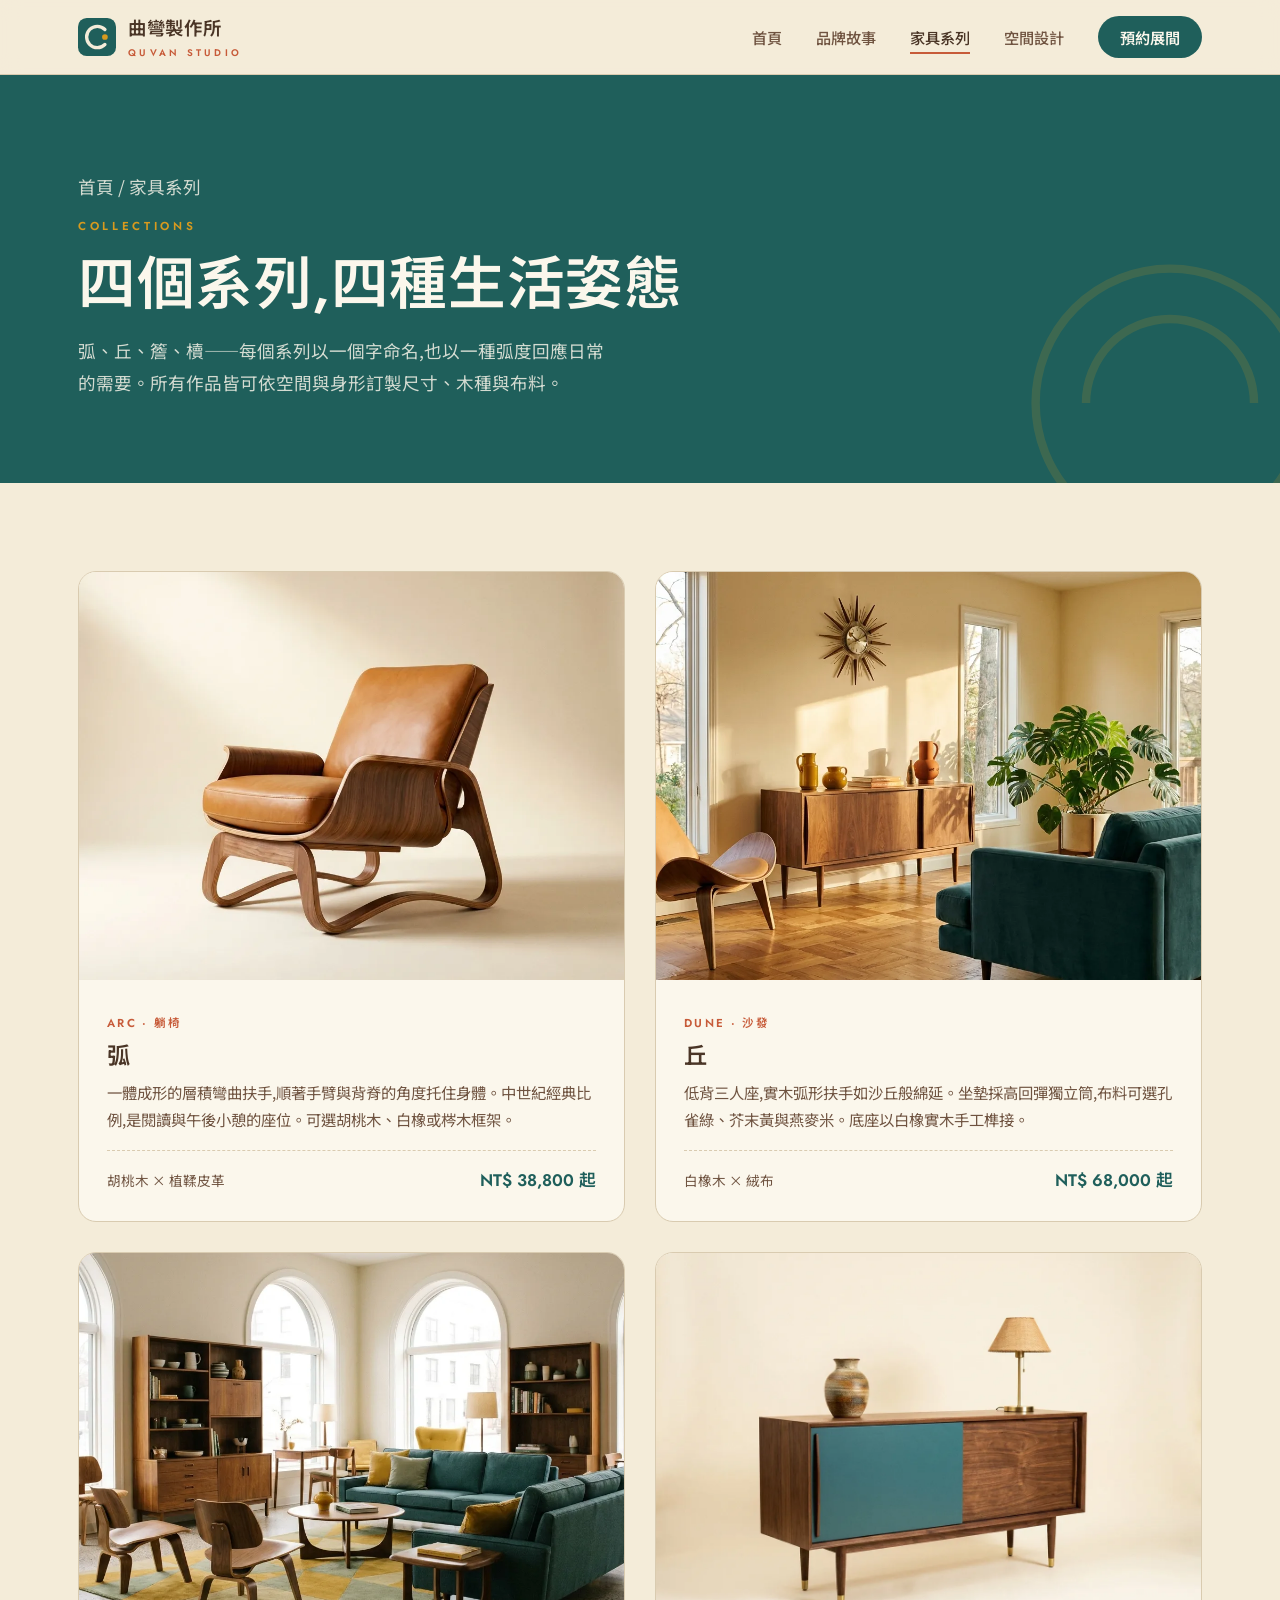
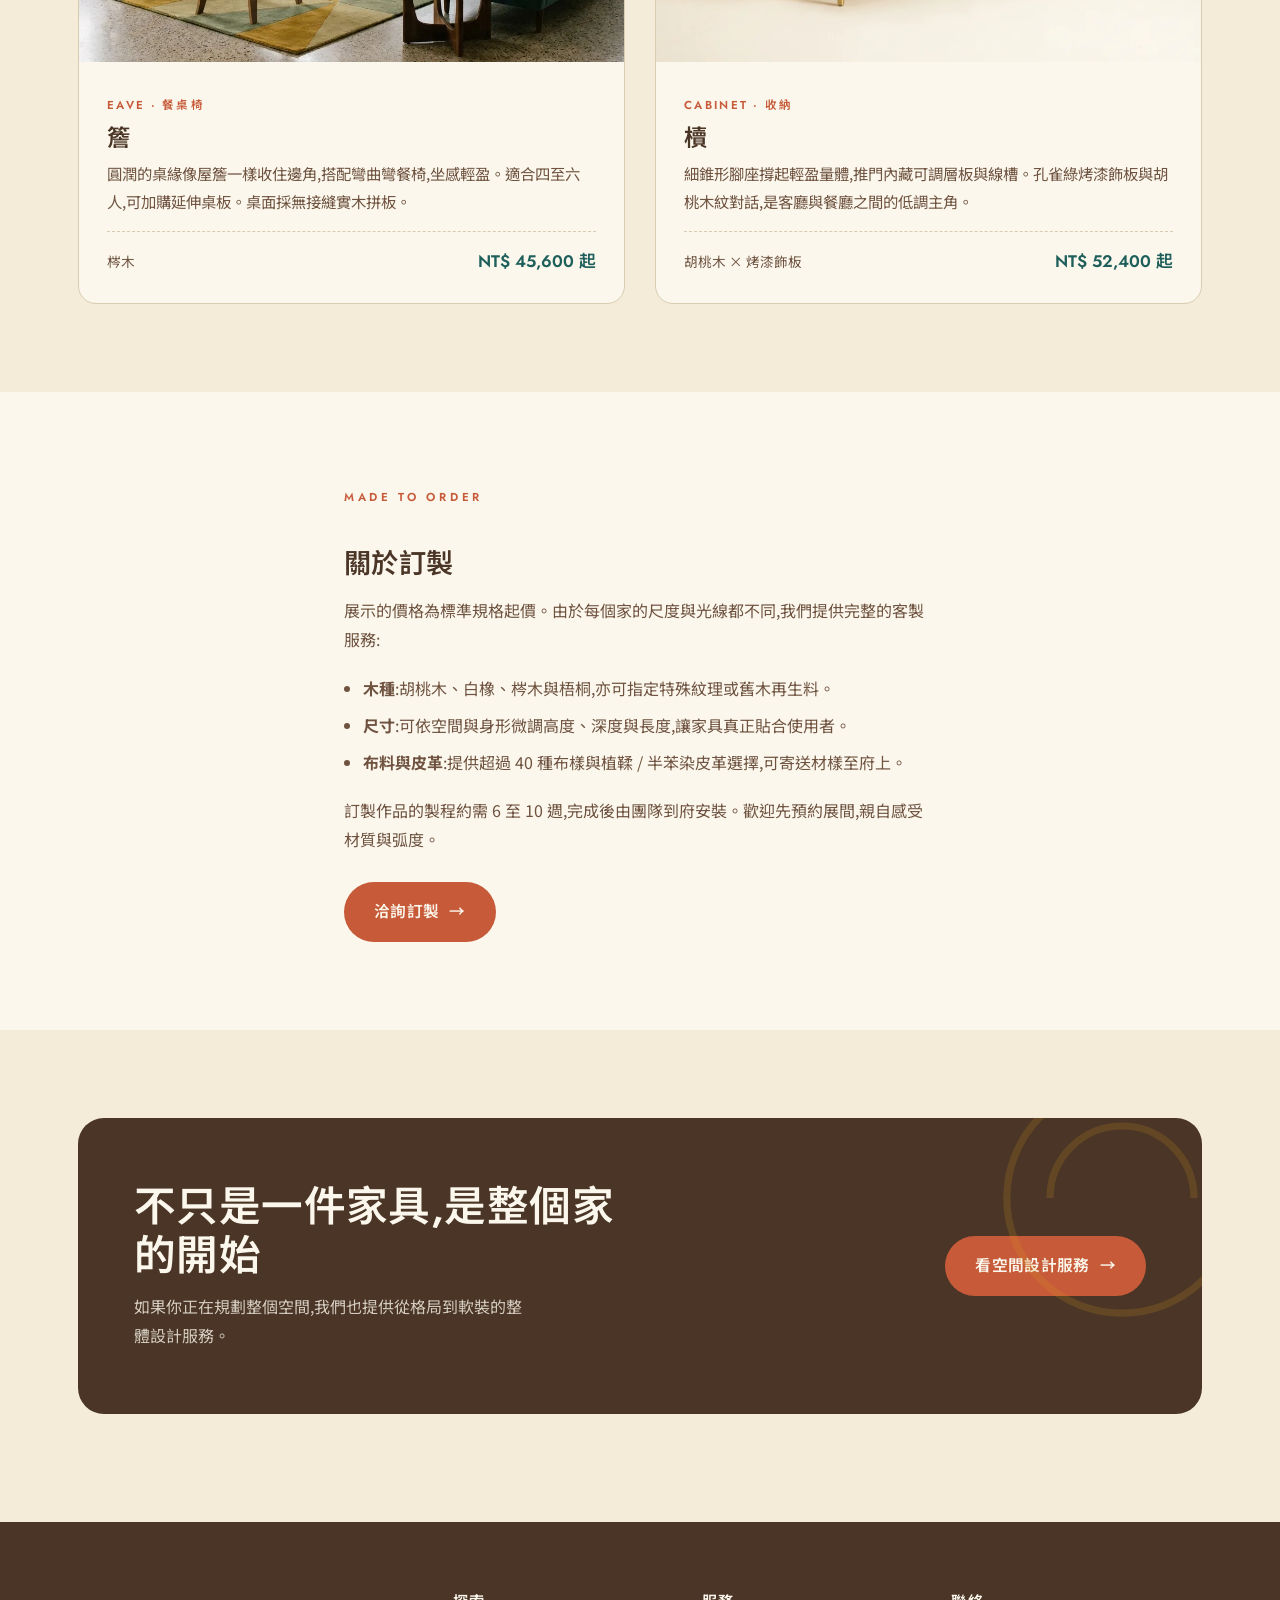
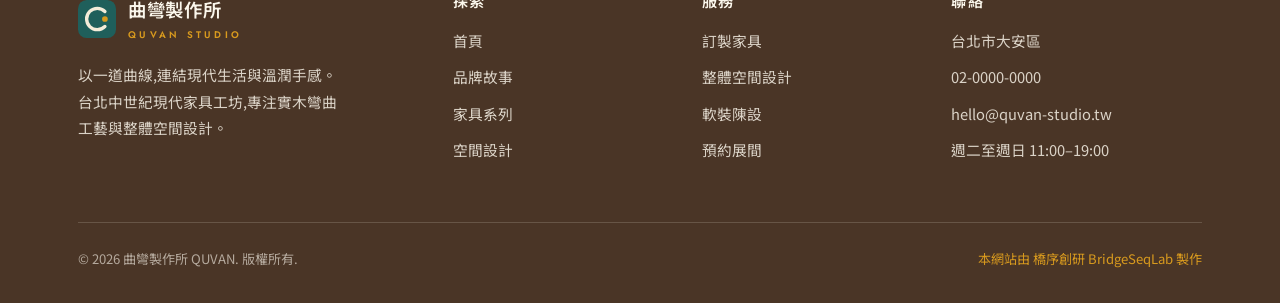
<file: collections.html>
<!DOCTYPE html>
<html lang="zh-Hant">
<head>
<meta charset="UTF-8">
<meta name="viewport" content="width=device-width, initial-scale=1">
<title>家具系列｜弧 ARC・丘 DUNE・簷 EAVE・櫝 CABINET｜曲彎製作所 QUVAN</title>
<meta name="description" content="曲彎製作所四大中世紀現代家具系列:弧 ARC 躺椅、丘 DUNE 沙發、簷 EAVE 餐桌椅、櫝 CABINET 收納櫃。實木彎曲工藝,台北手工製作,可訂製尺寸與木種。">
<meta name="keywords" content="中世紀現代家具,彎曲彎躺椅,實木沙發,胡桃木餐桌,餐櫃訂製,北歐家具,曲彎製作所家具系列,ARC,DUNE,EAVE,CABINET">
<meta name="author" content="曲彎製作所 QUVAN">
<link rel="canonical" href="https://izzo24.github.io/curva-studio/collections.html">
<meta property="og:type" content="website">
<meta property="og:locale" content="zh_TW">
<meta property="og:site_name" content="曲彎製作所 QUVAN">
<meta property="og:title" content="家具系列｜曲彎製作所 QUVAN">
<meta property="og:description" content="四大中世紀現代家具系列:躺椅、沙發、餐桌椅與收納櫃,實木彎曲工藝,台北手工製作。">
<meta property="og:url" content="https://izzo24.github.io/curva-studio/collections.html">
<meta property="og:image" content="https://izzo24.github.io/curva-studio/images/lounge.webp">
<meta name="twitter:card" content="summary_large_image">
<meta name="twitter:title" content="家具系列｜曲彎製作所 QUVAN">
<meta name="twitter:description" content="弧・丘・簷・櫝,四個系列回應四種生活姿態。">
<meta name="twitter:image" content="https://izzo24.github.io/curva-studio/images/lounge.webp">
<link rel="icon" type="image/svg+xml" href="./favicon.svg">
<link rel="preconnect" href="https://fonts.googleapis.com">
<link rel="preconnect" href="https://fonts.gstatic.com" crossorigin>
<link href="https://fonts.googleapis.com/css2?family=Jost:wght@400;500;600;700&family=Noto+Sans+TC:wght@400;500;700&display=swap" rel="stylesheet">
<link rel="stylesheet" href="./styles.css">
<script type="application/ld+json">
{
  "@context":"https://schema.org",
  "@graph":[
    {"@type":"CollectionPage","@id":"https://izzo24.github.io/curva-studio/collections.html#collection","url":"https://izzo24.github.io/curva-studio/collections.html","name":"家具系列｜曲彎製作所 QUVAN","inLanguage":"zh-Hant"},
    {"@type":"BreadcrumbList","itemListElement":[{"@type":"ListItem","position":1,"name":"首頁","item":"https://izzo24.github.io/curva-studio/"},{"@type":"ListItem","position":2,"name":"家具系列","item":"https://izzo24.github.io/curva-studio/collections.html"}]},
    {"@type":"ItemList","name":"曲彎製作所家具系列","itemListElement":[
      {"@type":"Product","position":1,"name":"弧 ARC 躺椅","image":"https://izzo24.github.io/curva-studio/images/lounge.webp","description":"一體成形層積彎曲扶手躺椅,胡桃木框架配植鞣皮革坐墊。","brand":{"@type":"Brand","name":"QUVAN"},"material":"胡桃木 / 植鞣皮革","offers":{"@type":"Offer","price":"38800","priceCurrency":"TWD","availability":"https://schema.org/InStock"}},
      {"@type":"Product","position":2,"name":"丘 DUNE 沙發","image":"https://izzo24.github.io/curva-studio/images/hero-living.webp","description":"低背三人座絨布沙發,實木弧形扶手,線條如沙丘般綿延。","brand":{"@type":"Brand","name":"QUVAN"},"material":"白橡木 / 絨布","offers":{"@type":"Offer","price":"68000","priceCurrency":"TWD","availability":"https://schema.org/InStock"}},
      {"@type":"Product","position":3,"name":"簷 EAVE 餐桌椅","image":"https://izzo24.github.io/curva-studio/images/showroom.webp","description":"圓潤桌緣的實木餐桌與彎曲彎餐椅,適合四至六人。","brand":{"@type":"Brand","name":"QUVAN"},"material":"梣木","offers":{"@type":"Offer","price":"45600","priceCurrency":"TWD","availability":"https://schema.org/InStock"}},
      {"@type":"Product","position":4,"name":"櫝 CABINET 餐櫃","image":"https://izzo24.github.io/curva-studio/images/sideboard.webp","description":"細錐形腳座餐櫃,推門內藏可調層板,孔雀綠飾板點綴。","brand":{"@type":"Brand","name":"QUVAN"},"material":"胡桃木 / 烤漆飾板","offers":{"@type":"Offer","price":"52400","priceCurrency":"TWD","availability":"https://schema.org/InStock"}}
    ]}
  ]
}
</script>
</head>
<body>
<header class="site-header">
  <div class="wrap nav">
    <a class="brand" href="./index.html" aria-label="曲彎製作所 QUVAN 首頁">
      <svg viewBox="0 0 48 48" aria-hidden="true"><rect width="48" height="48" rx="11" fill="#1F5F5B"/><path d="M34 14.5a13.5 13.5 0 1 0 0 19" fill="none" stroke="#F4ECD9" stroke-width="4.2" stroke-linecap="round"/><circle cx="34" cy="24" r="3.6" fill="#D89A1E"/></svg>
      <span><b>曲彎製作所</b><small>QUVAN STUDIO</small></span>
    </a>
    <button class="nav-toggle" aria-label="開啟選單" aria-expanded="false"><span></span><span></span><span></span></button>
    <ul class="nav-links">
      <li><a href="./index.html">首頁</a></li>
      <li><a href="./about.html">品牌故事</a></li>
      <li><a href="./collections.html" aria-current="page">家具系列</a></li>
      <li><a href="./services.html">空間設計</a></li>
      <li><a href="./contact.html" class="nav-cta">預約展間</a></li>
    </ul>
  </div>
</header>

<main>
  <section class="page-hero">
    <div class="wrap">
      <p class="crumb"><a href="./index.html">首頁</a> / 家具系列</p>
      <span class="eyebrow">Collections</span>
      <h1>四個系列,四種生活姿態</h1>
      <p>弧、丘、簷、櫝——每個系列以一個字命名,也以一種弧度回應日常的需要。所有作品皆可依空間與身形訂製尺寸、木種與布料。</p>
      <svg class="deco" viewBox="0 0 200 200" aria-hidden="true"><circle cx="100" cy="100" r="96" fill="none" stroke="#D89A1E" stroke-width="6"/><path d="M40 100a60 60 0 0 1 120 0" fill="none" stroke="#D89A1E" stroke-width="6"/></svg>
    </div>
  </section>

  <section>
    <div class="wrap">
      <div class="collection-grid">
        <article class="piece reveal" id="arc">
          <div class="piece-media"><img src="./images/lounge.webp" alt="弧 ARC 彎曲彎躺椅,胡桃木框架與焦糖色植鞣皮革坐墊" width="800" height="600"></div>
          <div class="piece-body">
            <span class="tag">ARC · 躺椅</span>
            <h3>弧</h3>
            <p>一體成形的層積彎曲扶手,順著手臂與背脊的角度托住身體。中世紀經典比例,是閱讀與午後小憩的座位。可選胡桃木、白橡或梣木框架。</p>
            <div class="meta"><span>胡桃木 × 植鞣皮革</span><span class="price">NT$ 38,800 起</span></div>
          </div>
        </article>
        <article class="piece reveal" id="dune">
          <div class="piece-media"><img src="./images/hero-living.webp" alt="丘 DUNE 低背三人座絨布沙發,搭配實木弧形扶手" width="800" height="600"></div>
          <div class="piece-body">
            <span class="tag">DUNE · 沙發</span>
            <h3>丘</h3>
            <p>低背三人座,實木弧形扶手如沙丘般綿延。坐墊採高回彈獨立筒,布料可選孔雀綠、芥末黃與燕麥米。底座以白橡實木手工榫接。</p>
            <div class="meta"><span>白橡木 × 絨布</span><span class="price">NT$ 68,000 起</span></div>
          </div>
        </article>
        <article class="piece reveal" id="eave">
          <div class="piece-media"><img src="./images/showroom.webp" alt="簷 EAVE 實木餐桌與彎曲彎餐椅,展示於曲彎製作所展間" width="800" height="600"></div>
          <div class="piece-body">
            <span class="tag">EAVE · 餐桌椅</span>
            <h3>簷</h3>
            <p>圓潤的桌緣像屋簷一樣收住邊角,搭配彎曲彎餐椅,坐感輕盈。適合四至六人,可加購延伸桌板。桌面採無接縫實木拼板。</p>
            <div class="meta"><span>梣木</span><span class="price">NT$ 45,600 起</span></div>
          </div>
        </article>
        <article class="piece reveal" id="cabinet">
          <div class="piece-media"><img src="./images/sideboard.webp" alt="櫝 CABINET 胡桃木餐櫃,細錐形腳座與孔雀綠飾板" width="800" height="600"></div>
          <div class="piece-body">
            <span class="tag">CABINET · 收納</span>
            <h3>櫝</h3>
            <p>細錐形腳座撐起輕盈量體,推門內藏可調層板與線槽。孔雀綠烤漆飾板與胡桃木紋對話,是客廳與餐廳之間的低調主角。</p>
            <div class="meta"><span>胡桃木 × 烤漆飾板</span><span class="price">NT$ 52,400 起</span></div>
          </div>
        </article>
      </div>
    </div>
  </section>

  <section style="background:var(--paper)">
    <div class="wrap prose reveal">
      <span class="eyebrow">Made to order</span>
      <h2>關於訂製</h2>
      <p>展示的價格為標準規格起價。由於每個家的尺度與光線都不同,我們提供完整的客製服務:</p>
      <ul>
        <li><strong>木種</strong>:胡桃木、白橡、梣木與梧桐,亦可指定特殊紋理或舊木再生料。</li>
        <li><strong>尺寸</strong>:可依空間與身形微調高度、深度與長度,讓家具真正貼合使用者。</li>
        <li><strong>布料與皮革</strong>:提供超過 40 種布樣與植鞣 / 半苯染皮革選擇,可寄送材樣至府上。</li>
      </ul>
      <p>訂製作品的製程約需 6 至 10 週,完成後由團隊到府安裝。歡迎先預約展間,親自感受材質與弧度。</p>
      <div style="margin-top:28px"><a href="./contact.html" class="btn btn-primary">洽詢訂製 <span class="arr">→</span></a></div>
    </div>
  </section>

  <section>
    <div class="wrap">
      <div class="cta-banner reveal">
        <svg class="deco" viewBox="0 0 200 200" aria-hidden="true"><circle cx="100" cy="100" r="96" fill="none" stroke="#D89A1E" stroke-width="6"/><path d="M40 100a60 60 0 0 1 120 0" fill="none" stroke="#D89A1E" stroke-width="6"/></svg>
        <div>
          <h2>不只是一件家具,是整個家的開始</h2>
          <p>如果你正在規劃整個空間,我們也提供從格局到軟裝的整體設計服務。</p>
        </div>
        <a href="./services.html" class="btn btn-primary">看空間設計服務 <span class="arr">→</span></a>
      </div>
    </div>
  </section>
</main>

<footer class="site-footer">
  <div class="wrap">
    <div class="footer-grid">
      <div>
        <a class="brand" href="./index.html" aria-label="曲彎製作所 QUVAN 首頁">
          <svg viewBox="0 0 48 48" aria-hidden="true"><rect width="48" height="48" rx="11" fill="#1F5F5B"/><path d="M34 14.5a13.5 13.5 0 1 0 0 19" fill="none" stroke="#F4ECD9" stroke-width="4.2" stroke-linecap="round"/><circle cx="34" cy="24" r="3.6" fill="#D89A1E"/></svg>
          <span><b>曲彎製作所</b><small>QUVAN STUDIO</small></span>
        </a>
        <p class="footer-about">以一道曲線,連結現代生活與溫潤手感。台北中世紀現代家具工坊,專注實木彎曲工藝與整體空間設計。</p>
      </div>
      <div class="footer-col"><h4>探索</h4><ul><li><a href="./index.html">首頁</a></li><li><a href="./about.html">品牌故事</a></li><li><a href="./collections.html">家具系列</a></li><li><a href="./services.html">空間設計</a></li></ul></div>
      <div class="footer-col"><h4>服務</h4><ul><li><a href="./services.html">訂製家具</a></li><li><a href="./services.html">整體空間設計</a></li><li><a href="./services.html">軟裝陳設</a></li><li><a href="./contact.html">預約展間</a></li></ul></div>
      <div class="footer-col"><h4>聯絡</h4><ul><li>台北市大安區</li><li><a href="tel:+886200000000">02-0000-0000</a></li><li><a href="mailto:hello@quvan-studio.tw">hello@quvan-studio.tw</a></li><li>週二至週日 11:00–19:00</li></ul></div>
    </div>
    <div class="footer-bottom">
      <span>© <span id="year">2026</span> 曲彎製作所 QUVAN. 版權所有.</span>
      <span class="signature">本網站由 橋序創研 BridgeSeqLab 製作</span>
    </div>
  </div>
</footer>
<script src="./main.js"></script>
</body>
</html>
</file>
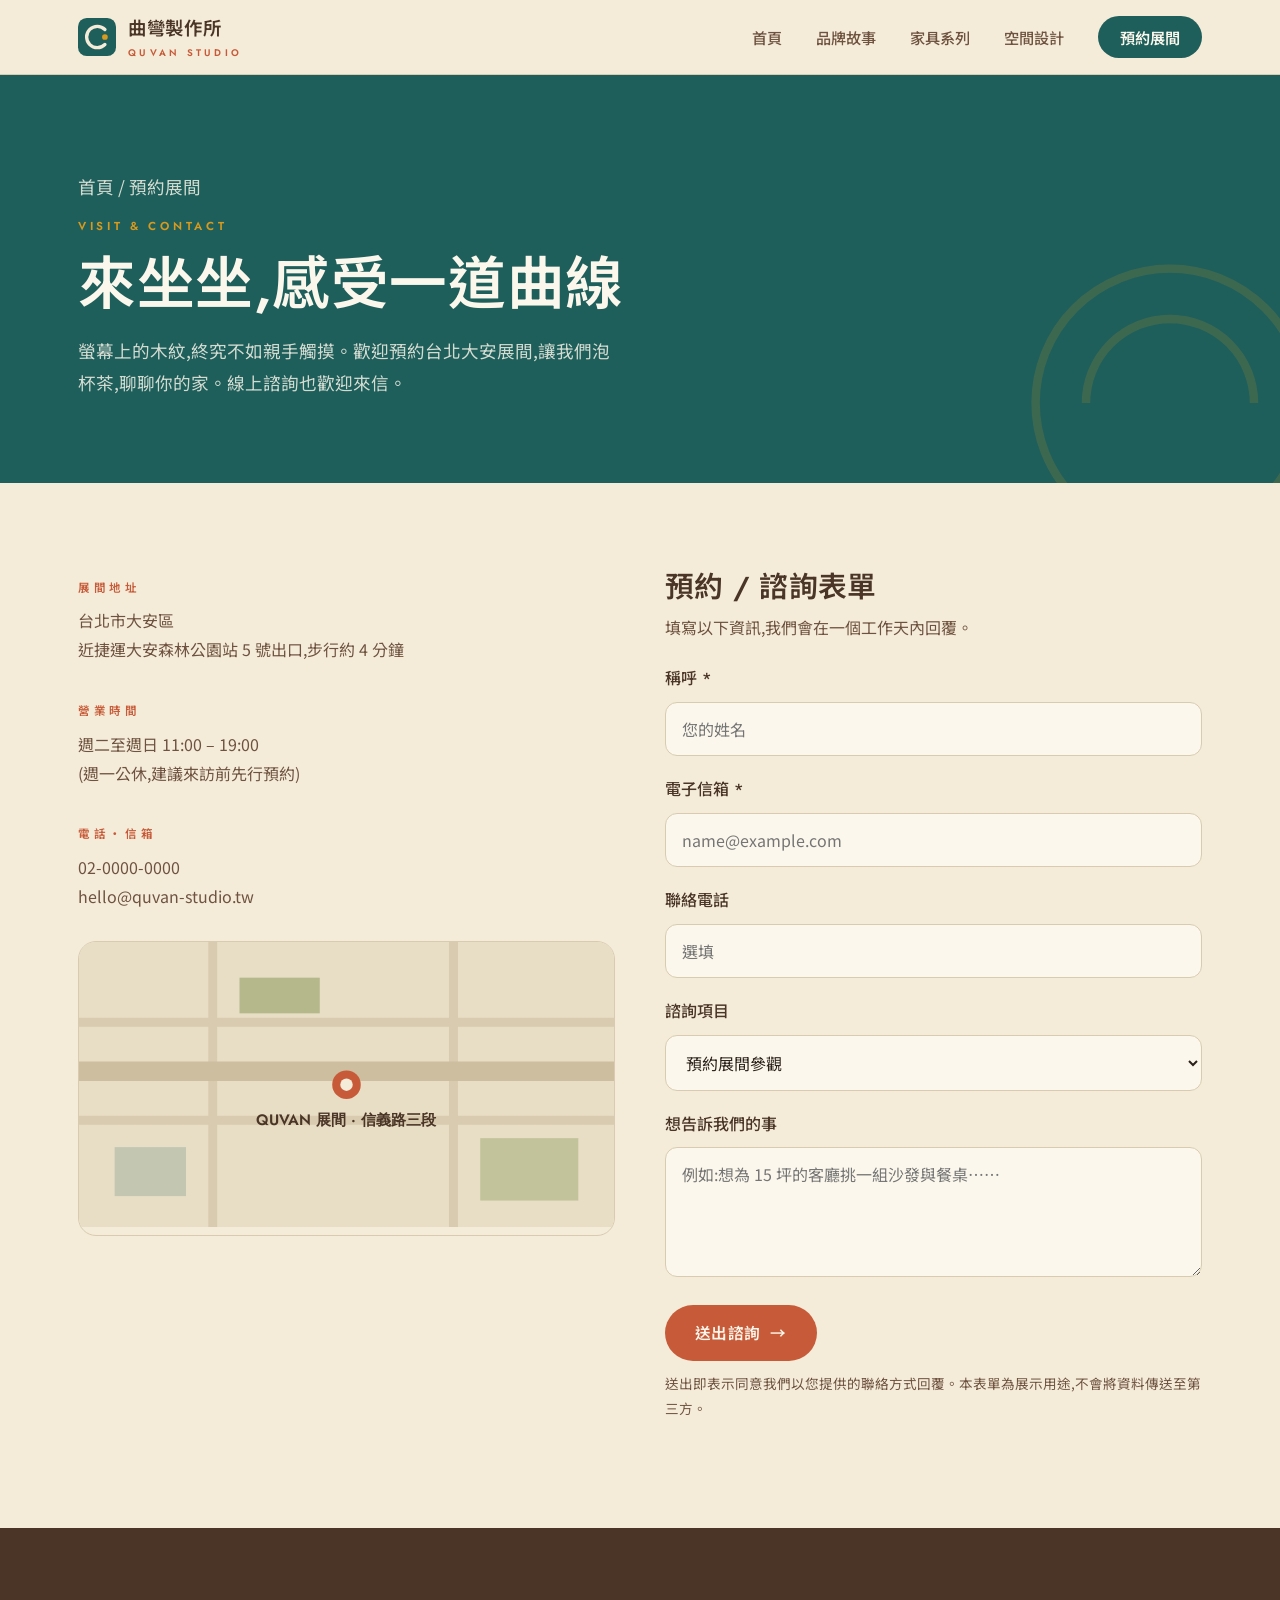
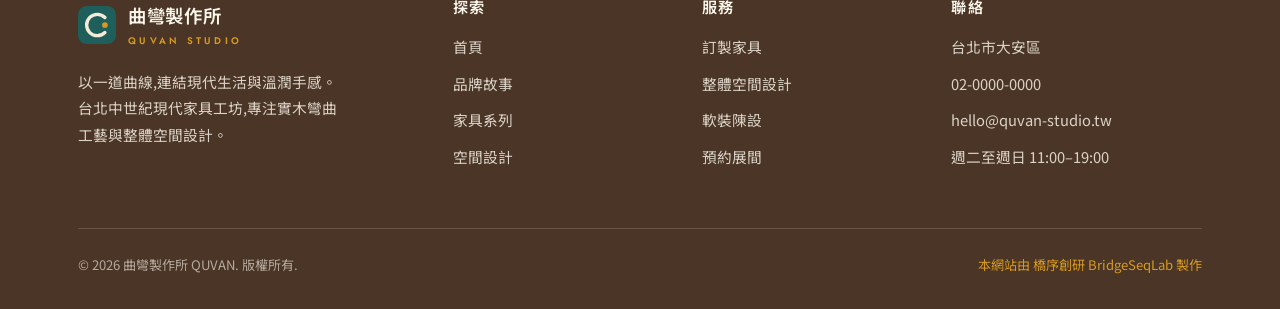
<file: contact.html>
<!DOCTYPE html>
<html lang="zh-Hant">
<head>
<meta charset="UTF-8">
<meta name="viewport" content="width=device-width, initial-scale=1">
<title>預約展間・聯絡我們｜曲彎製作所 QUVAN・台北大安家具展間</title>
<meta name="description" content="預約參觀曲彎製作所台北大安展間,親自感受實木彎曲家具的弧度與溫度。來電 02-0000-0000 或填寫表單,我們將盡快與你聯繫。">
<meta name="keywords" content="曲彎製作所聯絡,預約展間,台北家具展間,大安區家具,訂製諮詢,室內設計諮詢,QUVAN contact">
<meta name="author" content="曲彎製作所 QUVAN">
<link rel="canonical" href="https://izzo24.github.io/curva-studio/contact.html">
<meta property="og:type" content="website">
<meta property="og:locale" content="zh_TW">
<meta property="og:site_name" content="曲彎製作所 QUVAN">
<meta property="og:title" content="預約展間・聯絡我們｜曲彎製作所 QUVAN">
<meta property="og:description" content="預約參觀台北大安展間,親自感受實木彎曲家具的弧度與溫度。">
<meta property="og:url" content="https://izzo24.github.io/curva-studio/contact.html">
<meta property="og:image" content="https://izzo24.github.io/curva-studio/images/showroom.webp">
<meta name="twitter:card" content="summary_large_image">
<meta name="twitter:title" content="預約展間・聯絡我們｜曲彎製作所 QUVAN">
<meta name="twitter:description" content="來電或填表,我們將盡快與你聯繫。">
<meta name="twitter:image" content="https://izzo24.github.io/curva-studio/images/showroom.webp">
<link rel="icon" type="image/svg+xml" href="./favicon.svg">
<link rel="preconnect" href="https://fonts.googleapis.com">
<link rel="preconnect" href="https://fonts.gstatic.com" crossorigin>
<link href="https://fonts.googleapis.com/css2?family=Jost:wght@400;500;600;700&family=Noto+Sans+TC:wght@400;500;700&display=swap" rel="stylesheet">
<link rel="stylesheet" href="./styles.css">
<script type="application/ld+json">
{
  "@context":"https://schema.org",
  "@graph":[
    {"@type":"ContactPage","@id":"https://izzo24.github.io/curva-studio/contact.html#contact","url":"https://izzo24.github.io/curva-studio/contact.html","name":"預約展間・聯絡我們｜曲彎製作所 QUVAN","inLanguage":"zh-Hant"},
    {"@type":"LocalBusiness","@id":"https://izzo24.github.io/curva-studio/#business","name":"曲彎製作所 QUVAN","image":"https://izzo24.github.io/curva-studio/images/showroom.webp","telephone":"+886-2-0000-0000","email":"hello@quvan-studio.tw","priceRange":"$$$","address":{"@type":"PostalAddress","streetAddress":"示範展示用","addressLocality":"台北市","addressRegion":"台北","postalCode":"106","addressCountry":"TW"},"openingHoursSpecification":[{"@type":"OpeningHoursSpecification","dayOfWeek":["Tuesday","Wednesday","Thursday","Friday","Saturday","Sunday"],"opens":"11:00","closes":"19:00"}],"url":"https://izzo24.github.io/curva-studio/contact.html"},
    {"@type":"BreadcrumbList","itemListElement":[{"@type":"ListItem","position":1,"name":"首頁","item":"https://izzo24.github.io/curva-studio/"},{"@type":"ListItem","position":2,"name":"預約展間","item":"https://izzo24.github.io/curva-studio/contact.html"}]}
  ]
}
</script>
</head>
<body>
<header class="site-header">
  <div class="wrap nav">
    <a class="brand" href="./index.html" aria-label="曲彎製作所 QUVAN 首頁">
      <svg viewBox="0 0 48 48" aria-hidden="true"><rect width="48" height="48" rx="11" fill="#1F5F5B"/><path d="M34 14.5a13.5 13.5 0 1 0 0 19" fill="none" stroke="#F4ECD9" stroke-width="4.2" stroke-linecap="round"/><circle cx="34" cy="24" r="3.6" fill="#D89A1E"/></svg>
      <span><b>曲彎製作所</b><small>QUVAN STUDIO</small></span>
    </a>
    <button class="nav-toggle" aria-label="開啟選單" aria-expanded="false"><span></span><span></span><span></span></button>
    <ul class="nav-links">
      <li><a href="./index.html">首頁</a></li>
      <li><a href="./about.html">品牌故事</a></li>
      <li><a href="./collections.html">家具系列</a></li>
      <li><a href="./services.html">空間設計</a></li>
      <li><a href="./contact.html" class="nav-cta" aria-current="page">預約展間</a></li>
    </ul>
  </div>
</header>

<main>
  <section class="page-hero">
    <div class="wrap">
      <p class="crumb"><a href="./index.html">首頁</a> / 預約展間</p>
      <span class="eyebrow">Visit & Contact</span>
      <h1>來坐坐,感受一道曲線</h1>
      <p>螢幕上的木紋,終究不如親手觸摸。歡迎預約台北大安展間,讓我們泡杯茶,聊聊你的家。線上諮詢也歡迎來信。</p>
      <svg class="deco" viewBox="0 0 200 200" aria-hidden="true"><circle cx="100" cy="100" r="96" fill="none" stroke="#D89A1E" stroke-width="6"/><path d="M40 100a60 60 0 0 1 120 0" fill="none" stroke="#D89A1E" stroke-width="6"/></svg>
    </div>
  </section>

  <section>
    <div class="wrap contact-grid">
      <div class="reveal">
        <div class="info-block">
          <span class="eyebrow">展間地址</span>
          <p>台北市大安區<br>近捷運大安森林公園站 5 號出口,步行約 4 分鐘</p>
        </div>
        <div class="info-block">
          <span class="eyebrow">營業時間</span>
          <p>週二至週日 11:00 – 19:00<br>(週一公休,建議來訪前先行預約)</p>
        </div>
        <div class="info-block">
          <span class="eyebrow">電話・信箱</span>
          <p><a href="tel:+886200000000">02-0000-0000</a><br><a href="mailto:hello@quvan-studio.tw">hello@quvan-studio.tw</a></p>
        </div>
        <div class="map-embed" role="img" aria-label="曲彎製作所展間位置示意圖">
          <svg viewBox="0 0 600 320" width="100%" height="auto" xmlns="http://www.w3.org/2000/svg">
            <rect width="600" height="320" fill="#E8DEC5"/>
            <path d="M0 90h600M0 200h600M150 0v320M420 0v320" stroke="#D9CBB0" stroke-width="10"/>
            <path d="M0 145h600" stroke="#CDBE9F" stroke-width="22"/>
            <rect x="180" y="40" width="90" height="40" fill="#8A9A5B" opacity=".55"/>
            <rect x="450" y="220" width="110" height="70" fill="#8A9A5B" opacity=".4"/>
            <rect x="40" y="230" width="80" height="55" fill="#1F5F5B" opacity=".18"/>
            <circle cx="300" cy="160" r="16" fill="#C75B39"/>
            <circle cx="300" cy="160" r="7" fill="#F4ECD9"/>
            <text x="300" y="205" text-anchor="middle" font-family="Jost,sans-serif" font-size="17" fill="#4A3526" font-weight="600">QUVAN 展間 · 信義路三段</text>
          </svg>
        </div>
      </div>

      <div class="reveal">
        <h2 style="font-size:1.8rem;margin-bottom:8px">預約 / 諮詢表單</h2>
        <p style="color:var(--walnut-soft);margin-bottom:24px">填寫以下資訊,我們會在一個工作天內回覆。</p>
        <form id="contact-form" novalidate>
          <div class="field">
            <label for="name">稱呼 *</label>
            <input type="text" id="name" name="name" autocomplete="name" required placeholder="您的姓名">
          </div>
          <div class="field">
            <label for="email">電子信箱 *</label>
            <input type="email" id="email" name="email" autocomplete="email" required placeholder="name@example.com">
          </div>
          <div class="field">
            <label for="phone">聯絡電話</label>
            <input type="tel" id="phone" name="phone" autocomplete="tel" placeholder="選填">
          </div>
          <div class="field">
            <label for="topic">諮詢項目</label>
            <select id="topic" name="topic">
              <option>預約展間參觀</option>
              <option>訂製家具</option>
              <option>整體空間設計</option>
              <option>軟裝陳設</option>
              <option>商業空間合作</option>
              <option>其他</option>
            </select>
          </div>
          <div class="field">
            <label for="message">想告訴我們的事</label>
            <textarea id="message" name="message" placeholder="例如:想為 15 坪的客廳挑一組沙發與餐桌……"></textarea>
          </div>
          <button type="submit" class="btn btn-primary">送出諮詢 <span class="arr">→</span></button>
          <p class="form-note">送出即表示同意我們以您提供的聯絡方式回覆。本表單為展示用途,不會將資料傳送至第三方。</p>
          <div class="form-success" id="form-success">感謝您的來訊!我們已收到您的諮詢,將盡快與您聯繫。</div>
        </form>
      </div>
    </div>
  </section>
</main>

<footer class="site-footer">
  <div class="wrap">
    <div class="footer-grid">
      <div>
        <a class="brand" href="./index.html" aria-label="曲彎製作所 QUVAN 首頁">
          <svg viewBox="0 0 48 48" aria-hidden="true"><rect width="48" height="48" rx="11" fill="#1F5F5B"/><path d="M34 14.5a13.5 13.5 0 1 0 0 19" fill="none" stroke="#F4ECD9" stroke-width="4.2" stroke-linecap="round"/><circle cx="34" cy="24" r="3.6" fill="#D89A1E"/></svg>
          <span><b>曲彎製作所</b><small>QUVAN STUDIO</small></span>
        </a>
        <p class="footer-about">以一道曲線,連結現代生活與溫潤手感。台北中世紀現代家具工坊,專注實木彎曲工藝與整體空間設計。</p>
      </div>
      <div class="footer-col"><h4>探索</h4><ul><li><a href="./index.html">首頁</a></li><li><a href="./about.html">品牌故事</a></li><li><a href="./collections.html">家具系列</a></li><li><a href="./services.html">空間設計</a></li></ul></div>
      <div class="footer-col"><h4>服務</h4><ul><li><a href="./services.html">訂製家具</a></li><li><a href="./services.html">整體空間設計</a></li><li><a href="./services.html">軟裝陳設</a></li><li><a href="./contact.html">預約展間</a></li></ul></div>
      <div class="footer-col"><h4>聯絡</h4><ul><li>台北市大安區</li><li><a href="tel:+886200000000">02-0000-0000</a></li><li><a href="mailto:hello@quvan-studio.tw">hello@quvan-studio.tw</a></li><li>週二至週日 11:00–19:00</li></ul></div>
    </div>
    <div class="footer-bottom">
      <span>© <span id="year">2026</span> 曲彎製作所 QUVAN. 版權所有.</span>
      <span class="signature">本網站由 橋序創研 BridgeSeqLab 製作</span>
    </div>
  </div>
</footer>
<script src="./main.js"></script>
</body>
</html>
</file>
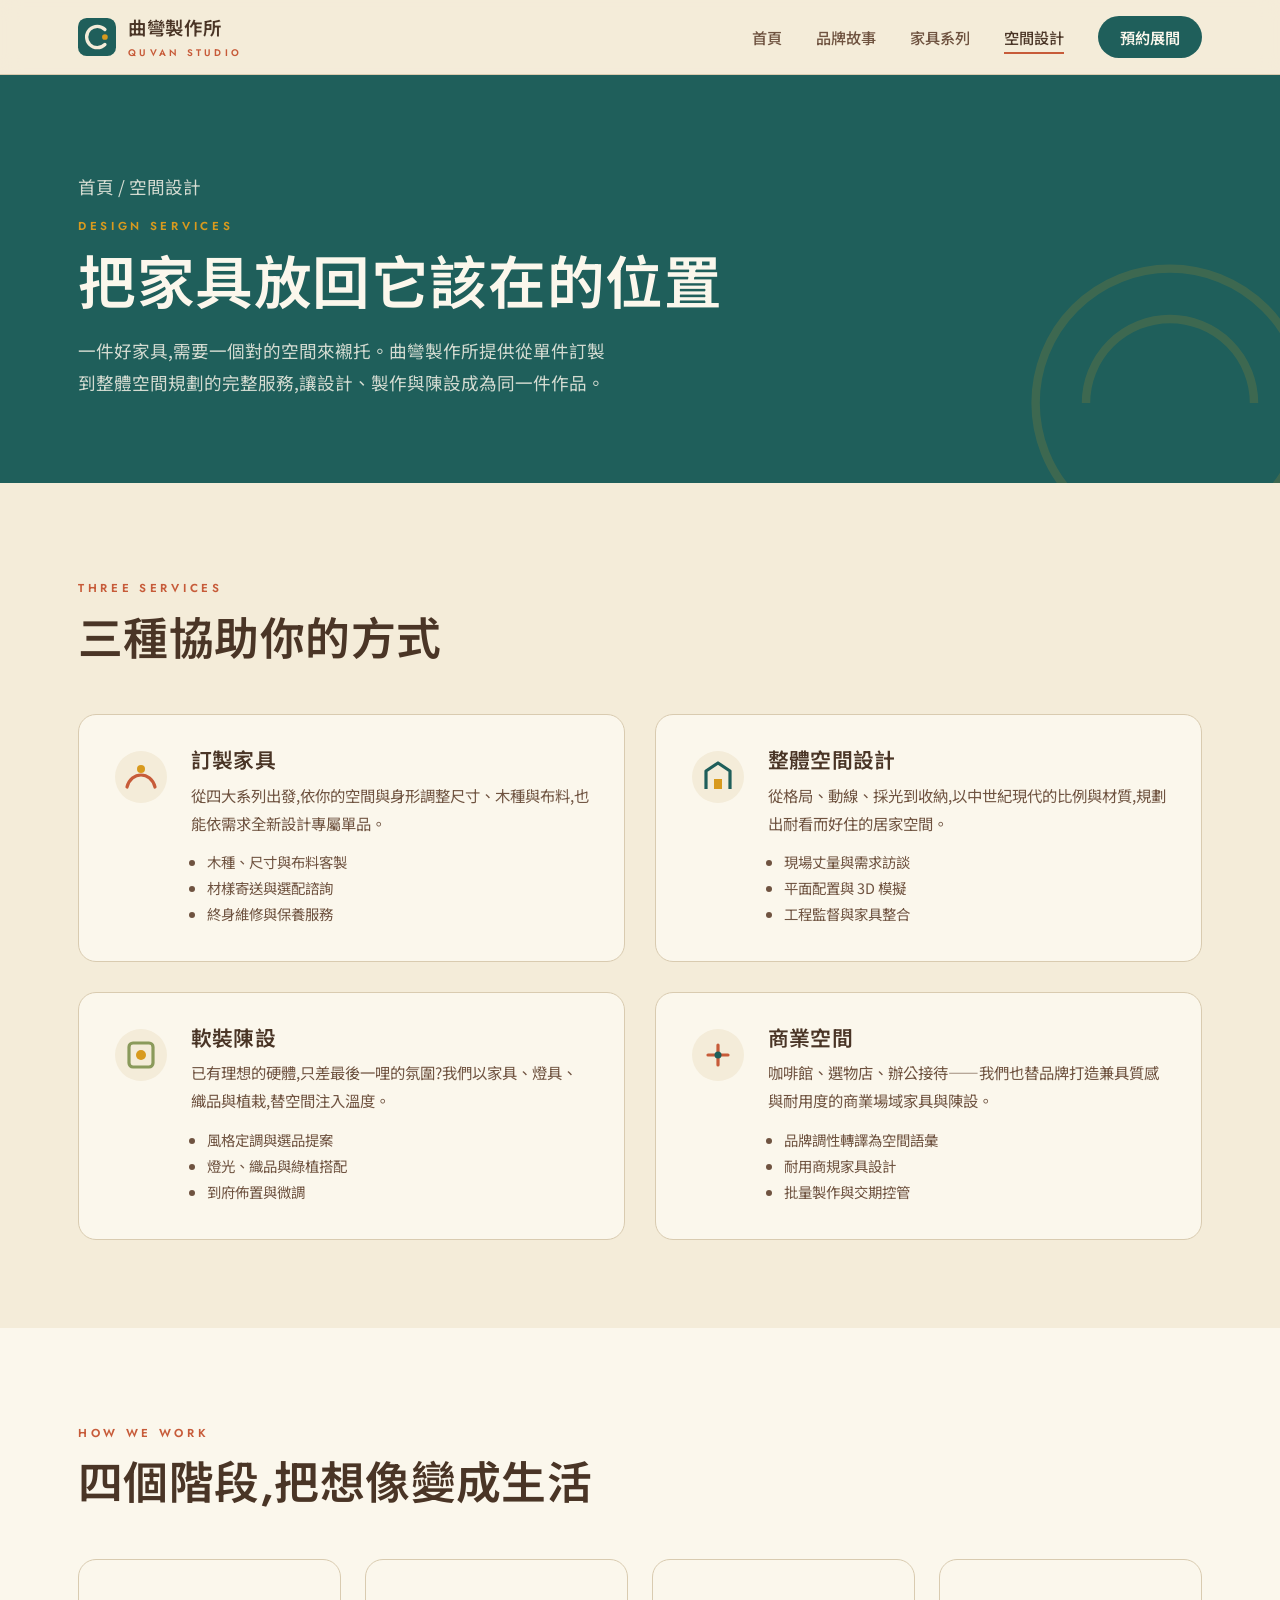
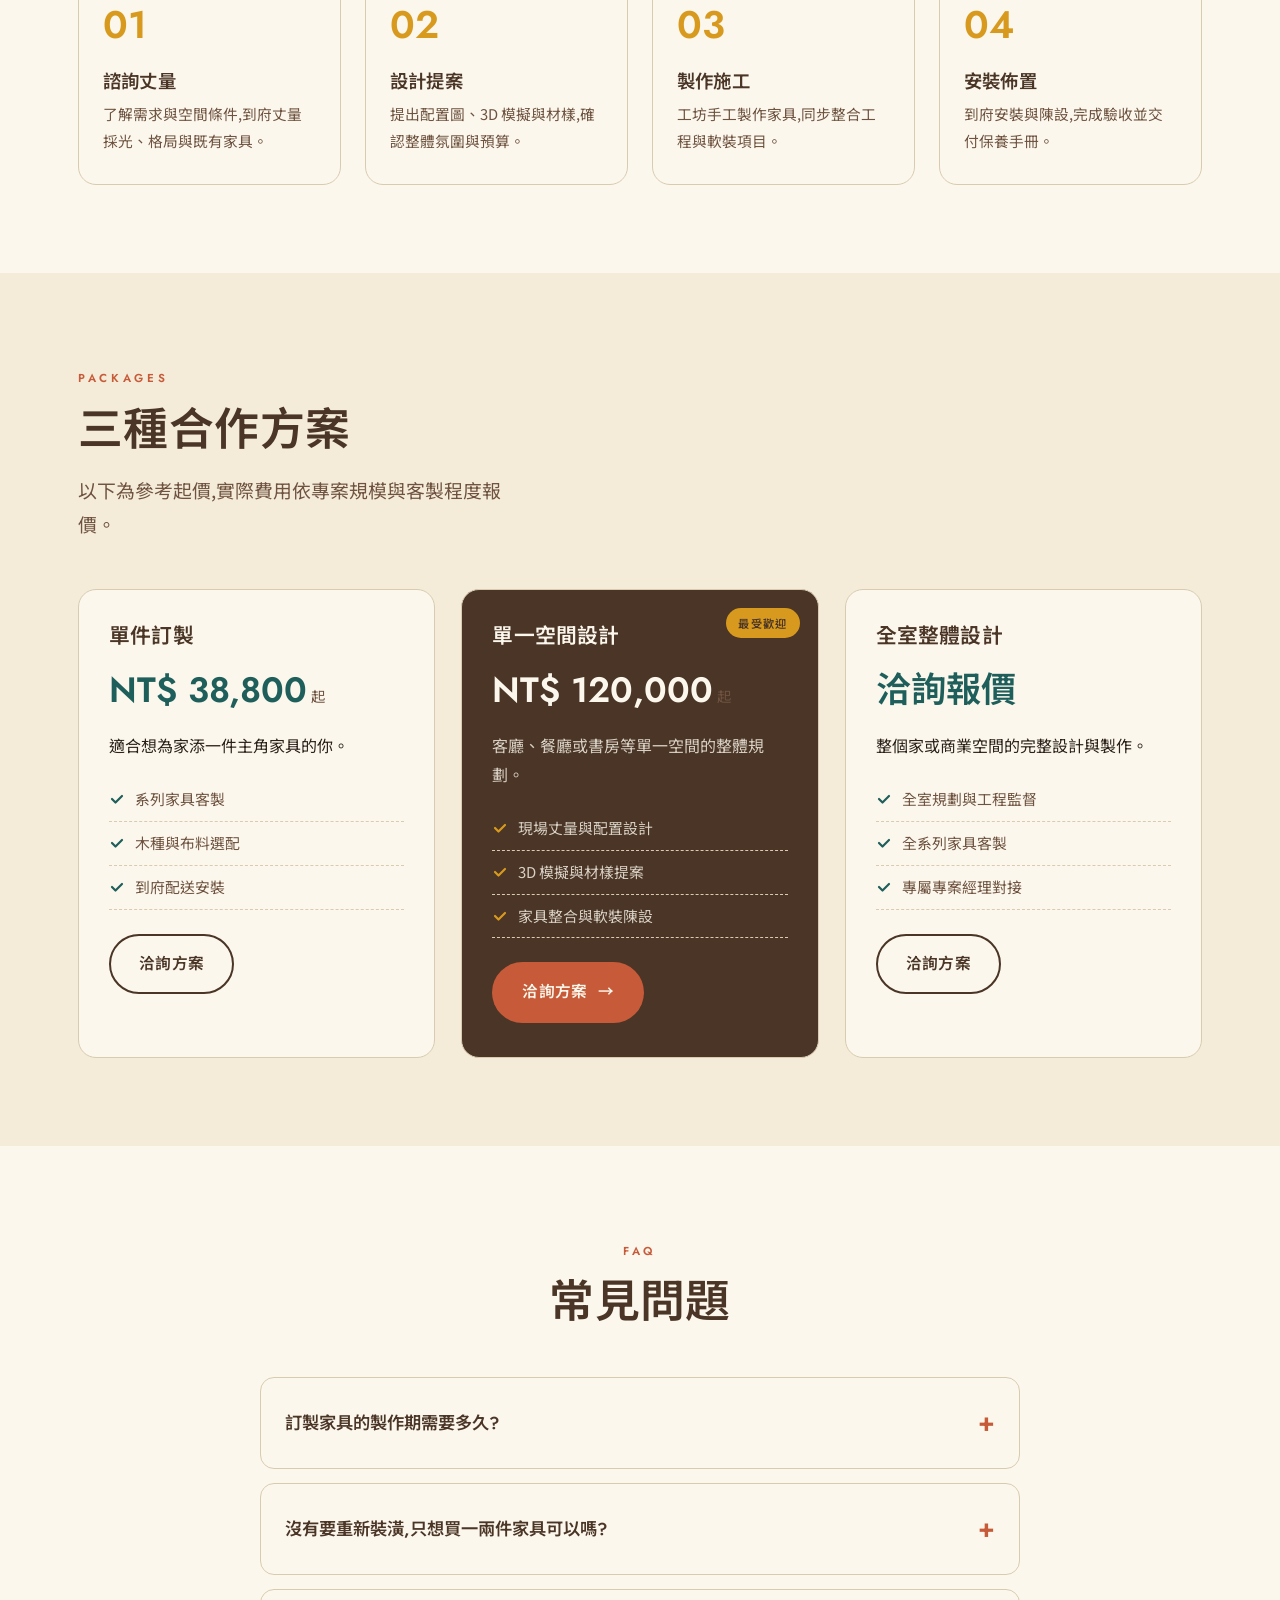
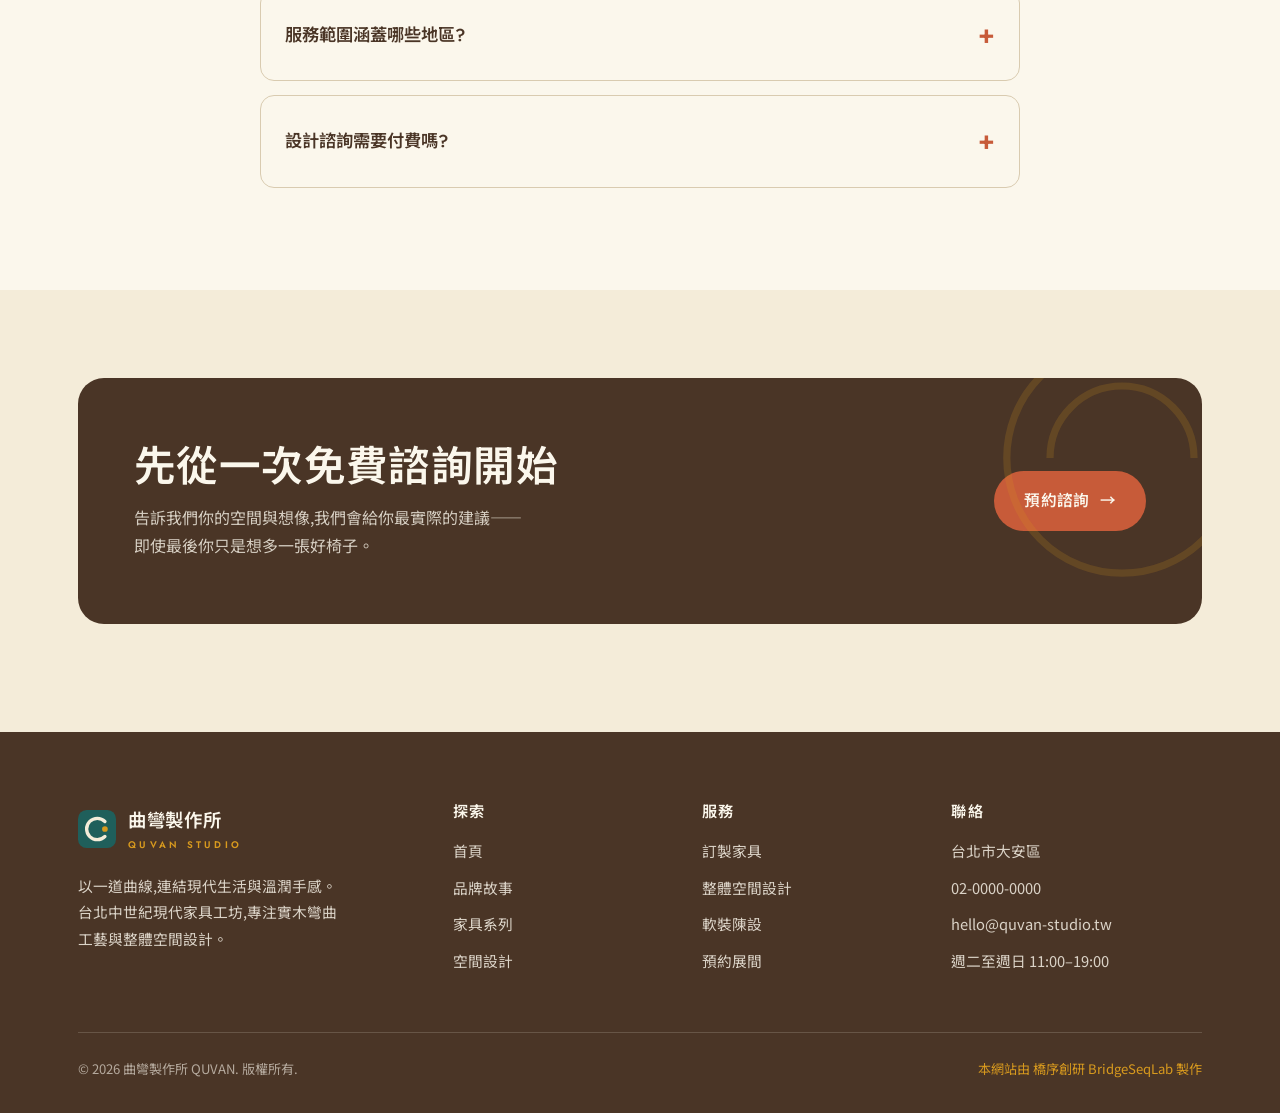
<file: services.html>
<!DOCTYPE html>
<html lang="zh-Hant">
<head>
<meta charset="UTF-8">
<meta name="viewport" content="width=device-width, initial-scale=1">
<title>空間設計服務｜訂製家具・整體規劃・軟裝陳設｜曲彎製作所 QUVAN</title>
<meta name="description" content="曲彎製作所提供訂製家具、整體空間設計與軟裝陳設服務。從格局動線到一張椅子的弧度,以中世紀現代的比例,為你的家打造完整而耐看的氣息。">
<meta name="keywords" content="空間設計,室內設計,訂製家具,軟裝陳設,中世紀現代風格,台北室內設計,整體規劃,家具客製,曲彎製作所服務">
<meta name="author" content="曲彎製作所 QUVAN">
<link rel="canonical" href="https://izzo24.github.io/curva-studio/services.html">
<meta property="og:type" content="website">
<meta property="og:locale" content="zh_TW">
<meta property="og:site_name" content="曲彎製作所 QUVAN">
<meta property="og:title" content="空間設計服務｜曲彎製作所 QUVAN">
<meta property="og:description" content="訂製家具、整體空間設計與軟裝陳設,以中世紀現代比例打造完整而耐看的家。">
<meta property="og:url" content="https://izzo24.github.io/curva-studio/services.html">
<meta property="og:image" content="https://izzo24.github.io/curva-studio/images/showroom.webp">
<meta name="twitter:card" content="summary_large_image">
<meta name="twitter:title" content="空間設計服務｜曲彎製作所 QUVAN">
<meta name="twitter:description" content="從格局到軟裝,把家具放回它該在的位置。">
<meta name="twitter:image" content="https://izzo24.github.io/curva-studio/images/showroom.webp">
<link rel="icon" type="image/svg+xml" href="./favicon.svg">
<link rel="preconnect" href="https://fonts.googleapis.com">
<link rel="preconnect" href="https://fonts.gstatic.com" crossorigin>
<link href="https://fonts.googleapis.com/css2?family=Jost:wght@400;500;600;700&family=Noto+Sans+TC:wght@400;500;700&display=swap" rel="stylesheet">
<link rel="stylesheet" href="./styles.css">
<script type="application/ld+json">
{
  "@context":"https://schema.org",
  "@graph":[
    {"@type":"Service","@id":"https://izzo24.github.io/curva-studio/services.html#service","serviceType":"室內空間設計與訂製家具","provider":{"@id":"https://izzo24.github.io/curva-studio/#org"},"areaServed":{"@type":"City","name":"台北"},"name":"曲彎製作所空間設計服務","description":"訂製家具、整體空間設計與軟裝陳設。","offers":{"@type":"Offer","priceCurrency":"TWD","price":"3500"}},
    {"@type":"BreadcrumbList","itemListElement":[{"@type":"ListItem","position":1,"name":"首頁","item":"https://izzo24.github.io/curva-studio/"},{"@type":"ListItem","position":2,"name":"空間設計","item":"https://izzo24.github.io/curva-studio/services.html"}]},
    {"@type":"FAQPage","mainEntity":[
      {"@type":"Question","name":"訂製家具的製作期需要多久?","acceptedAnswer":{"@type":"Answer","text":"標準訂製作品約需 6 至 10 週,整體空間設計專案則依規模而定,通常為 8 至 16 週。確認設計與訂金後即排入工坊製程。"}},
      {"@type":"Question","name":"沒有要重新裝潢,只想買一兩件家具可以嗎?","acceptedAnswer":{"@type":"Answer","text":"當然可以。你可以單純選購或訂製單件家具,我們也提供免費的選配諮詢,協助你挑選適合空間的尺寸、木種與布料。"}},
      {"@type":"Question","name":"服務範圍涵蓋哪些地區?","acceptedAnswer":{"@type":"Answer","text":"以大台北地區為主,並可承接桃園、新竹及台中的整體設計專案。外縣市運送與到府安裝費用將另行報價。"}},
      {"@type":"Question","name":"設計諮詢需要付費嗎?","acceptedAnswer":{"@type":"Answer","text":"展間參觀與初步諮詢免費。若需到府丈量與提出完整設計提案,則酌收設計費,後續若委託製作可折抵。"}}
    ]}
  ]
}
</script>
</head>
<body>
<header class="site-header">
  <div class="wrap nav">
    <a class="brand" href="./index.html" aria-label="曲彎製作所 QUVAN 首頁">
      <svg viewBox="0 0 48 48" aria-hidden="true"><rect width="48" height="48" rx="11" fill="#1F5F5B"/><path d="M34 14.5a13.5 13.5 0 1 0 0 19" fill="none" stroke="#F4ECD9" stroke-width="4.2" stroke-linecap="round"/><circle cx="34" cy="24" r="3.6" fill="#D89A1E"/></svg>
      <span><b>曲彎製作所</b><small>QUVAN STUDIO</small></span>
    </a>
    <button class="nav-toggle" aria-label="開啟選單" aria-expanded="false"><span></span><span></span><span></span></button>
    <ul class="nav-links">
      <li><a href="./index.html">首頁</a></li>
      <li><a href="./about.html">品牌故事</a></li>
      <li><a href="./collections.html">家具系列</a></li>
      <li><a href="./services.html" aria-current="page">空間設計</a></li>
      <li><a href="./contact.html" class="nav-cta">預約展間</a></li>
    </ul>
  </div>
</header>

<main>
  <section class="page-hero">
    <div class="wrap">
      <p class="crumb"><a href="./index.html">首頁</a> / 空間設計</p>
      <span class="eyebrow">Design Services</span>
      <h1>把家具放回它該在的位置</h1>
      <p>一件好家具,需要一個對的空間來襯托。曲彎製作所提供從單件訂製到整體空間規劃的完整服務,讓設計、製作與陳設成為同一件作品。</p>
      <svg class="deco" viewBox="0 0 200 200" aria-hidden="true"><circle cx="100" cy="100" r="96" fill="none" stroke="#D89A1E" stroke-width="6"/><path d="M40 100a60 60 0 0 1 120 0" fill="none" stroke="#D89A1E" stroke-width="6"/></svg>
    </div>
  </section>

  <section>
    <div class="wrap">
      <div class="section-head reveal">
        <span class="eyebrow">Three services</span>
        <h2>三種協助你的方式</h2>
      </div>
      <div class="svc">
        <article class="svc-item reveal">
          <svg class="ico" viewBox="0 0 56 56" fill="none" aria-hidden="true"><circle cx="28" cy="28" r="26" fill="#F4ECD9"/><path d="M14 38C18 22 38 22 42 38" stroke="#C75B39" stroke-width="3.2" stroke-linecap="round"/><circle cx="28" cy="20" r="4" fill="#D89A1E"/></svg>
          <div>
            <h3>訂製家具</h3>
            <p>從四大系列出發,依你的空間與身形調整尺寸、木種與布料,也能依需求全新設計專屬單品。</p>
            <ul><li>木種、尺寸與布料客製</li><li>材樣寄送與選配諮詢</li><li>終身維修與保養服務</li></ul>
          </div>
        </article>
        <article class="svc-item reveal">
          <svg class="ico" viewBox="0 0 56 56" fill="none" aria-hidden="true"><circle cx="28" cy="28" r="26" fill="#F4ECD9"/><path d="M16 40V22l12-8 12 8v18" fill="none" stroke="#1F5F5B" stroke-width="3.2" stroke-linejoin="round"/><rect x="24" y="30" width="8" height="10" fill="#D89A1E"/></svg>
          <div>
            <h3>整體空間設計</h3>
            <p>從格局、動線、採光到收納,以中世紀現代的比例與材質,規劃出耐看而好住的居家空間。</p>
            <ul><li>現場丈量與需求訪談</li><li>平面配置與 3D 模擬</li><li>工程監督與家具整合</li></ul>
          </div>
        </article>
        <article class="svc-item reveal">
          <svg class="ico" viewBox="0 0 56 56" fill="none" aria-hidden="true"><circle cx="28" cy="28" r="26" fill="#F4ECD9"/><rect x="16" y="16" width="24" height="24" rx="4" fill="none" stroke="#8A9A5B" stroke-width="3.2"/><circle cx="28" cy="28" r="5" fill="#D89A1E"/></svg>
          <div>
            <h3>軟裝陳設</h3>
            <p>已有理想的硬體,只差最後一哩的氛圍?我們以家具、燈具、織品與植栽,替空間注入溫度。</p>
            <ul><li>風格定調與選品提案</li><li>燈光、織品與綠植搭配</li><li>到府佈置與微調</li></ul>
          </div>
        </article>
        <article class="svc-item reveal">
          <svg class="ico" viewBox="0 0 56 56" fill="none" aria-hidden="true"><circle cx="28" cy="28" r="26" fill="#F4ECD9"/><path d="M18 28h20M28 18v20" stroke="#C75B39" stroke-width="3.2" stroke-linecap="round"/><circle cx="28" cy="28" r="3.5" fill="#1F5F5B"/></svg>
          <div>
            <h3>商業空間</h3>
            <p>咖啡館、選物店、辦公接待——我們也替品牌打造兼具質感與耐用度的商業場域家具與陳設。</p>
            <ul><li>品牌調性轉譯為空間語彙</li><li>耐用商規家具設計</li><li>批量製作與交期控管</li></ul>
          </div>
        </article>
      </div>
    </div>
  </section>

  <section style="background:var(--paper)">
    <div class="wrap">
      <div class="section-head reveal">
        <span class="eyebrow">How we work</span>
        <h2>四個階段,把想像變成生活</h2>
      </div>
      <div class="steps">
        <div class="step reveal"><h3>諮詢丈量</h3><p>了解需求與空間條件,到府丈量採光、格局與既有家具。</p></div>
        <div class="step reveal"><h3>設計提案</h3><p>提出配置圖、3D 模擬與材樣,確認整體氛圍與預算。</p></div>
        <div class="step reveal"><h3>製作施工</h3><p>工坊手工製作家具,同步整合工程與軟裝項目。</p></div>
        <div class="step reveal"><h3>安裝佈置</h3><p>到府安裝與陳設,完成驗收並交付保養手冊。</p></div>
      </div>
    </div>
  </section>

  <section>
    <div class="wrap">
      <div class="section-head reveal">
        <span class="eyebrow">Packages</span>
        <h2>三種合作方案</h2>
        <p class="lead">以下為參考起價,實際費用依專案規模與客製程度報價。</p>
      </div>
      <div class="pricing">
        <div class="plan reveal">
          <h3>單件訂製</h3>
          <div class="amount">NT$ 38,800<small> 起</small></div>
          <p>適合想為家添一件主角家具的你。</p>
          <ul>
            <li><svg width="16" height="16" viewBox="0 0 16 16" fill="none"><path d="M3 8l3.5 3.5L13 5" stroke="#1F5F5B" stroke-width="2.2" stroke-linecap="round" stroke-linejoin="round"/></svg>系列家具客製</li>
            <li><svg width="16" height="16" viewBox="0 0 16 16" fill="none"><path d="M3 8l3.5 3.5L13 5" stroke="#1F5F5B" stroke-width="2.2" stroke-linecap="round" stroke-linejoin="round"/></svg>木種與布料選配</li>
            <li><svg width="16" height="16" viewBox="0 0 16 16" fill="none"><path d="M3 8l3.5 3.5L13 5" stroke="#1F5F5B" stroke-width="2.2" stroke-linecap="round" stroke-linejoin="round"/></svg>到府配送安裝</li>
          </ul>
          <a href="./contact.html" class="btn btn-outline">洽詢方案</a>
        </div>
        <div class="plan feat reveal">
          <span class="ribbon">最受歡迎</span>
          <h3>單一空間設計</h3>
          <div class="amount">NT$ 120,000<small> 起</small></div>
          <p>客廳、餐廳或書房等單一空間的整體規劃。</p>
          <ul>
            <li><svg width="16" height="16" viewBox="0 0 16 16" fill="none"><path d="M3 8l3.5 3.5L13 5" stroke="#D89A1E" stroke-width="2.2" stroke-linecap="round" stroke-linejoin="round"/></svg>現場丈量與配置設計</li>
            <li><svg width="16" height="16" viewBox="0 0 16 16" fill="none"><path d="M3 8l3.5 3.5L13 5" stroke="#D89A1E" stroke-width="2.2" stroke-linecap="round" stroke-linejoin="round"/></svg>3D 模擬與材樣提案</li>
            <li><svg width="16" height="16" viewBox="0 0 16 16" fill="none"><path d="M3 8l3.5 3.5L13 5" stroke="#D89A1E" stroke-width="2.2" stroke-linecap="round" stroke-linejoin="round"/></svg>家具整合與軟裝陳設</li>
          </ul>
          <a href="./contact.html" class="btn btn-primary">洽詢方案 <span class="arr">→</span></a>
        </div>
        <div class="plan reveal">
          <h3>全室整體設計</h3>
          <div class="amount">洽詢報價</div>
          <p>整個家或商業空間的完整設計與製作。</p>
          <ul>
            <li><svg width="16" height="16" viewBox="0 0 16 16" fill="none"><path d="M3 8l3.5 3.5L13 5" stroke="#1F5F5B" stroke-width="2.2" stroke-linecap="round" stroke-linejoin="round"/></svg>全室規劃與工程監督</li>
            <li><svg width="16" height="16" viewBox="0 0 16 16" fill="none"><path d="M3 8l3.5 3.5L13 5" stroke="#1F5F5B" stroke-width="2.2" stroke-linecap="round" stroke-linejoin="round"/></svg>全系列家具客製</li>
            <li><svg width="16" height="16" viewBox="0 0 16 16" fill="none"><path d="M3 8l3.5 3.5L13 5" stroke="#1F5F5B" stroke-width="2.2" stroke-linecap="round" stroke-linejoin="round"/></svg>專屬專案經理對接</li>
          </ul>
          <a href="./contact.html" class="btn btn-outline">洽詢方案</a>
        </div>
      </div>
    </div>
  </section>

  <section style="background:var(--paper)">
    <div class="wrap">
      <div class="section-head reveal" style="text-align:center;margin-left:auto;margin-right:auto">
        <span class="eyebrow">FAQ</span>
        <h2>常見問題</h2>
      </div>
      <div class="faq reveal">
        <details><summary>訂製家具的製作期需要多久?</summary><p>標準訂製作品約需 6 至 10 週;整體空間設計專案則依規模而定,通常為 8 至 16 週。確認設計與訂金後即排入工坊製程。</p></details>
        <details><summary>沒有要重新裝潢,只想買一兩件家具可以嗎?</summary><p>當然可以。你可以單純選購或訂製單件家具,我們也提供免費的選配諮詢,協助你挑選適合空間的尺寸、木種與布料。</p></details>
        <details><summary>服務範圍涵蓋哪些地區?</summary><p>以大台北地區為主,並可承接桃園、新竹及台中的整體設計專案。外縣市運送與到府安裝費用將另行報價。</p></details>
        <details><summary>設計諮詢需要付費嗎?</summary><p>展間參觀與初步諮詢免費。若需到府丈量與提出完整設計提案,則酌收設計費,後續若委託製作可折抵。</p></details>
      </div>
    </div>
  </section>

  <section>
    <div class="wrap">
      <div class="cta-banner reveal">
        <svg class="deco" viewBox="0 0 200 200" aria-hidden="true"><circle cx="100" cy="100" r="96" fill="none" stroke="#D89A1E" stroke-width="6"/><path d="M40 100a60 60 0 0 1 120 0" fill="none" stroke="#D89A1E" stroke-width="6"/></svg>
        <div>
          <h2>先從一次免費諮詢開始</h2>
          <p>告訴我們你的空間與想像,我們會給你最實際的建議——即使最後你只是想多一張好椅子。</p>
        </div>
        <a href="./contact.html" class="btn btn-primary">預約諮詢 <span class="arr">→</span></a>
      </div>
    </div>
  </section>
</main>

<footer class="site-footer">
  <div class="wrap">
    <div class="footer-grid">
      <div>
        <a class="brand" href="./index.html" aria-label="曲彎製作所 QUVAN 首頁">
          <svg viewBox="0 0 48 48" aria-hidden="true"><rect width="48" height="48" rx="11" fill="#1F5F5B"/><path d="M34 14.5a13.5 13.5 0 1 0 0 19" fill="none" stroke="#F4ECD9" stroke-width="4.2" stroke-linecap="round"/><circle cx="34" cy="24" r="3.6" fill="#D89A1E"/></svg>
          <span><b>曲彎製作所</b><small>QUVAN STUDIO</small></span>
        </a>
        <p class="footer-about">以一道曲線,連結現代生活與溫潤手感。台北中世紀現代家具工坊,專注實木彎曲工藝與整體空間設計。</p>
      </div>
      <div class="footer-col"><h4>探索</h4><ul><li><a href="./index.html">首頁</a></li><li><a href="./about.html">品牌故事</a></li><li><a href="./collections.html">家具系列</a></li><li><a href="./services.html">空間設計</a></li></ul></div>
      <div class="footer-col"><h4>服務</h4><ul><li><a href="./services.html">訂製家具</a></li><li><a href="./services.html">整體空間設計</a></li><li><a href="./services.html">軟裝陳設</a></li><li><a href="./contact.html">預約展間</a></li></ul></div>
      <div class="footer-col"><h4>聯絡</h4><ul><li>台北市大安區</li><li><a href="tel:+886200000000">02-0000-0000</a></li><li><a href="mailto:hello@quvan-studio.tw">hello@quvan-studio.tw</a></li><li>週二至週日 11:00–19:00</li></ul></div>
    </div>
    <div class="footer-bottom">
      <span>© <span id="year">2026</span> 曲彎製作所 QUVAN. 版權所有.</span>
      <span class="signature">本網站由 橋序創研 BridgeSeqLab 製作</span>
    </div>
  </div>
</footer>
<script src="./main.js"></script>
</body>
</html>
</file>
<file: styles.css>
/* =========================================================
   曲彎製作所 QUVAN — Mid-Century Modern design system
   純靜態 HTML/CSS/JS。色彩、字級、元件皆以 CSS 變數管理。
   ========================================================= */
:root{
  --cream:#F4ECD9;          /* 主背景 奶油 */
  --paper:#FBF7EC;          /* 卡片紙白 */
  --ink:#2A211A;            /* 主文字 近黑棕 */
  --walnut:#4A3526;         /* 胡桃木 */
  --walnut-soft:#6F5340;
  --mustard:#D89A1E;        /* 芥末黃 */
  --mustard-deep:#B97F12;
  --teal:#1F5F5B;           /* 孔雀石綠 */
  --teal-deep:#143F3C;
  --burnt:#C75B39;          /* 鏽橘 */
  --sage:#8A9A5B;           /* 鼠尾草綠 */
  --line:#D9CBB0;           /* 細線 */
  --shadow:24px 24px 0 rgba(74,53,38,.08);
  --maxw:1180px;
  --radius:18px;
  --ease:cubic-bezier(.22,.61,.36,1);
  --f-display:'Jost','Noto Sans TC',system-ui,sans-serif;
  --f-body:'Noto Sans TC',system-ui,sans-serif;
}
*,*::before,*::after{box-sizing:border-box;margin:0;padding:0}
html{scroll-behavior:smooth}
body{
  font-family:var(--f-body);
  color:var(--ink);
  background:var(--cream);
  line-height:1.8;
  -webkit-font-smoothing:antialiased;
  overflow-x:hidden;
}
img{max-width:100%;display:block}
a{color:inherit;text-decoration:none}
.wrap{max-width:var(--maxw);margin:0 auto;padding:0 28px}
.sr-only{position:absolute;width:1px;height:1px;overflow:hidden;clip:rect(0,0,0,0)}

/* ---- Typography ---- */
h1,h2,h3,h4{font-family:var(--f-display);font-weight:600;line-height:1.18;color:var(--walnut);letter-spacing:.01em}
.eyebrow{font-family:var(--f-display);font-weight:600;letter-spacing:.32em;text-transform:uppercase;
  font-size:.72rem;color:var(--burnt);display:inline-block}
.display{font-size:clamp(2.6rem,6vw,4.6rem);line-height:1.05;color:var(--walnut)}
.lead{font-size:1.18rem;color:var(--walnut-soft);max-width:46ch}
.serif-num{font-family:var(--f-display);font-weight:500}

/* ---- Header / Nav ---- */
.site-header{position:sticky;top:0;z-index:50;background:rgba(244,236,217,.86);
  backdrop-filter:blur(10px);border-bottom:1px solid var(--line)}
.nav{display:flex;align-items:center;justify-content:space-between;height:74px}
.brand{display:flex;align-items:center;gap:12px;font-family:var(--f-display);font-weight:600;
  font-size:1.15rem;letter-spacing:.04em;color:var(--walnut)}
.brand svg{width:38px;height:38px;flex:0 0 auto}
.brand b{font-weight:600}
.brand small{display:block;font-size:.6rem;letter-spacing:.34em;color:var(--burnt);font-weight:600}
.nav-links{display:flex;gap:34px;align-items:center;list-style:none}
.nav-links a{font-size:.95rem;font-weight:500;color:var(--walnut-soft);position:relative;padding:6px 0}
.nav-links a::after{content:"";position:absolute;left:0;bottom:0;height:2px;width:0;background:var(--burnt);transition:width .3s var(--ease)}
.nav-links a:hover,.nav-links a[aria-current="page"]{color:var(--walnut)}
.nav-links a:hover::after,.nav-links a[aria-current="page"]::after{width:100%}
.nav-links a.nav-cta{background:var(--teal);color:var(--paper)!important;padding:10px 22px;border-radius:40px;font-weight:600}
.nav-cta::after{display:none}
.nav-cta:hover{background:var(--teal-deep)}
.nav-toggle{display:none;background:none;border:0;cursor:pointer;flex-direction:column;gap:5px;padding:8px}
.nav-toggle span{width:26px;height:2px;background:var(--walnut);transition:.3s}

/* ---- Buttons ---- */
.btn{display:inline-flex;align-items:center;gap:10px;font-family:var(--f-display);font-weight:600;
  font-size:.98rem;padding:14px 28px;border-radius:44px;cursor:pointer;border:2px solid transparent;
  transition:transform .25s var(--ease),background .25s,color .25s;letter-spacing:.02em}
.btn:hover{transform:translateY(-3px)}
.btn-primary{background:var(--burnt);color:var(--paper)}
.btn-primary:hover{background:#a8472b}
.btn-outline{border-color:var(--walnut);color:var(--walnut)}
.btn-outline:hover{background:var(--walnut);color:var(--paper)}
.btn .arr{transition:transform .25s var(--ease)}
.btn:hover .arr{transform:translateX(4px)}

/* ---- Sections ---- */
section{padding:88px 0}
.section-head{max-width:62ch;margin-bottom:48px}
.section-head h2{font-size:clamp(1.9rem,3.6vw,2.8rem);margin:14px 0 16px}

/* ---- Hero ---- */
.hero{padding:64px 0 40px;position:relative}
.hero-grid{display:grid;grid-template-columns:1.05fr .95fr;gap:56px;align-items:center}
.hero-copy .display{margin:18px 0 22px}
.hero-actions{display:flex;gap:16px;flex-wrap:wrap;margin-top:32px}
.hero-media{position:relative}
.hero-media img{width:100%;border-radius:var(--radius);box-shadow:var(--shadow);aspect-ratio:16/10;object-fit:cover}
.hero-badge{position:absolute;left:-22px;bottom:-22px;background:var(--mustard);color:var(--walnut);
  width:128px;height:128px;border-radius:50%;display:grid;place-content:center;text-align:center;
  font-family:var(--f-display);font-weight:600;line-height:1.2;box-shadow:0 12px 30px rgba(74,53,38,.18)}
.hero-badge b{font-size:1.7rem;display:block}
.hero-stats{display:flex;gap:40px;margin-top:46px;flex-wrap:wrap}
.hero-stats div{display:flex;flex-direction:column}
.hero-stats b{font-family:var(--f-display);font-size:2.2rem;color:var(--teal);font-weight:600}
.hero-stats span{font-size:.85rem;color:var(--walnut-soft);letter-spacing:.05em}

/* ---- Marquee divider ---- */
.marquee{background:var(--teal);color:var(--paper);overflow:hidden;padding:16px 0;white-space:nowrap}
.marquee-track{display:inline-block;animation:scroll 28s linear infinite;font-family:var(--f-display);
  font-weight:500;letter-spacing:.18em;text-transform:uppercase;font-size:.95rem}
.marquee-track span{margin:0 26px;opacity:.92}
.marquee-track .dot{display:inline-block;width:7px;height:7px;margin:0 20px;background:var(--mustard);transform:rotate(45deg);vertical-align:middle;opacity:1}
@keyframes scroll{from{transform:translateX(0)}to{transform:translateX(-50%)}}

/* ---- Feature cards ---- */
.cards{display:grid;grid-template-columns:repeat(3,1fr);gap:26px}
.card{background:var(--paper);border:1px solid var(--line);border-radius:var(--radius);padding:34px 30px;
  transition:transform .3s var(--ease),box-shadow .3s}
.card:hover{transform:translateY(-6px);box-shadow:0 18px 40px rgba(74,53,38,.12)}
.card .ico{width:54px;height:54px;margin-bottom:20px}
.card h3{font-size:1.3rem;margin-bottom:10px}
.card p{color:var(--walnut-soft);font-size:.98rem}

/* ---- Collections grid ---- */
.collection-grid{display:grid;grid-template-columns:repeat(2,1fr);gap:30px}
.piece{background:var(--paper);border-radius:var(--radius);overflow:hidden;border:1px solid var(--line);
  transition:transform .3s var(--ease),box-shadow .3s}
.piece:hover{transform:translateY(-6px);box-shadow:0 20px 44px rgba(74,53,38,.14)}
.piece-media{aspect-ratio:4/3;overflow:hidden;background:var(--cream)}
.piece-media img{width:100%;height:100%;object-fit:cover;transition:transform .6s var(--ease)}
.piece:hover .piece-media img{transform:scale(1.05)}
.piece-body{padding:26px 28px}
.piece-body .tag{font-family:var(--f-display);letter-spacing:.2em;font-size:.72rem;color:var(--burnt);font-weight:600;text-transform:uppercase}
.piece-body h3{font-size:1.45rem;margin:8px 0 8px}
.piece-body p{color:var(--walnut-soft);font-size:.96rem}
.piece-body .meta{margin-top:16px;display:flex;justify-content:space-between;align-items:center;
  border-top:1px dashed var(--line);padding-top:14px;font-size:.85rem;color:var(--walnut-soft)}
.piece-body .price{font-family:var(--f-display);color:var(--teal);font-weight:600;font-size:1.05rem}

/* ---- Split / story ---- */
.split{display:grid;grid-template-columns:1fr 1fr;gap:56px;align-items:center}
.split.rev .split-media{order:-1}
.split-media img{border-radius:var(--radius);box-shadow:var(--shadow);width:100%;aspect-ratio:4/3;object-fit:cover}
.split-copy h2{font-size:clamp(1.8rem,3.4vw,2.6rem);margin:12px 0 18px}
.split-copy p{color:var(--walnut-soft);margin-bottom:16px}

/* ---- Process steps ---- */
.steps{display:grid;grid-template-columns:repeat(4,1fr);gap:24px;counter-reset:step}
.step{position:relative;padding:30px 24px;background:var(--paper);border:1px solid var(--line);border-radius:var(--radius)}
.step::before{counter-increment:step;content:"0" counter(step);font-family:var(--f-display);font-weight:600;
  font-size:2.4rem;color:var(--mustard);display:block;margin-bottom:12px}
.step h3{font-size:1.15rem;margin-bottom:8px}
.step p{font-size:.92rem;color:var(--walnut-soft)}

/* ---- Banner CTA ---- */
.cta-banner{background:var(--walnut);color:var(--paper);border-radius:26px;padding:64px 56px;
  display:flex;align-items:center;justify-content:space-between;gap:40px;flex-wrap:wrap;position:relative;overflow:hidden}
.cta-banner h2{color:var(--paper);font-size:clamp(1.8rem,3.4vw,2.6rem);max-width:18ch}
.cta-banner p{color:rgba(251,247,236,.78);margin-top:12px;max-width:44ch}
.cta-banner .deco{position:absolute;right:-40px;top:-40px;width:240px;height:240px;opacity:.18}

/* ---- Testimonial ---- */
.quote{max-width:50ch;margin:0 auto;text-align:center}
.quote blockquote{font-family:var(--f-display);font-weight:500;font-size:clamp(1.4rem,3vw,2rem);
  color:var(--walnut);line-height:1.4}
.quote cite{display:block;margin-top:22px;font-style:normal;color:var(--burnt);font-weight:600;letter-spacing:.06em}

/* ---- Page hero (interior pages) ---- */
.page-hero{background:var(--teal);color:var(--paper);padding:96px 0 84px;position:relative;overflow:hidden}
.page-hero .eyebrow{color:var(--mustard)}
.page-hero h1{color:var(--paper);font-size:clamp(2.2rem,5vw,3.6rem);margin:14px 0 16px}
.page-hero p{color:rgba(251,247,236,.82);max-width:54ch;font-size:1.1rem}
.page-hero .deco{position:absolute;right:-30px;bottom:-60px;width:280px;height:280px;opacity:.16}
.crumb{font-size:.85rem;color:rgba(251,247,236,.7);margin-bottom:6px}
.crumb a:hover{color:var(--mustard)}

/* ---- Article / prose ---- */
.prose{max-width:72ch}
.prose p{margin-bottom:20px;color:var(--walnut-soft)}
.prose h2{font-size:1.7rem;margin:40px 0 16px}
.prose h3{font-size:1.3rem;margin:28px 0 12px}
.prose ul{margin:0 0 20px 1.2em;color:var(--walnut-soft)}
.prose li{margin-bottom:8px}

/* ---- Values / about list ---- */
.values{display:grid;grid-template-columns:repeat(3,1fr);gap:26px}
.value{padding:28px;border-left:3px solid var(--mustard);background:var(--paper);border-radius:0 var(--radius) var(--radius) 0}
.value h3{font-size:1.2rem;margin-bottom:8px}
.value p{color:var(--walnut-soft);font-size:.95rem}

/* ---- Team ---- */
.team{display:grid;grid-template-columns:repeat(3,1fr);gap:26px}
.member{text-align:center}
.member .avatar{width:120px;height:120px;border-radius:50%;margin:0 auto 16px;background:var(--mustard);
  display:grid;place-content:center;font-family:var(--f-display);font-weight:600;font-size:2.4rem;color:var(--walnut)}
.member h3{font-size:1.15rem;margin-bottom:4px}
.member span{color:var(--burnt);font-size:.85rem;letter-spacing:.08em;display:block;margin-bottom:10px;font-weight:600}
.member p{color:var(--walnut-soft);font-size:.9rem}

/* ---- Services list ---- */
.svc{display:grid;grid-template-columns:repeat(2,1fr);gap:30px}
.svc-item{background:var(--paper);border:1px solid var(--line);border-radius:var(--radius);padding:34px;display:flex;gap:22px}
.svc-item .ico{width:56px;height:56px;flex:0 0 auto}
.svc-item h3{font-size:1.3rem;margin-bottom:8px}
.svc-item p{color:var(--walnut-soft);font-size:.96rem}
.svc-item ul{margin:12px 0 0 1.1em;color:var(--walnut-soft);font-size:.9rem}

/* ---- Pricing / packages ---- */
.pricing{display:grid;grid-template-columns:repeat(3,1fr);gap:26px}
.plan{background:var(--paper);border:1px solid var(--line);border-radius:var(--radius);padding:34px 30px;position:relative}
.plan.feat{background:var(--walnut);color:var(--paper);transform:scale(1.03)}
.plan.feat h3,.plan.feat .amount{color:var(--paper)}
.plan.feat p,.plan.feat li{color:rgba(251,247,236,.8)}
.plan .ribbon{position:absolute;top:18px;right:18px;background:var(--mustard);color:var(--walnut);
  font-size:.7rem;font-weight:600;letter-spacing:.12em;padding:5px 12px;border-radius:30px}
.plan h3{font-size:1.3rem;margin-bottom:6px}
.plan .amount{font-family:var(--f-display);font-size:2.2rem;font-weight:600;color:var(--teal);margin:10px 0}
.plan .amount small{font-size:.9rem;color:var(--walnut-soft);font-weight:400}
.plan ul{list-style:none;margin:18px 0 24px}
.plan li{padding:8px 0;border-bottom:1px dashed var(--line);font-size:.93rem;color:var(--walnut-soft);display:flex;gap:10px}
.plan li svg{flex:0 0 auto;margin-top:5px}

/* ---- FAQ ---- */
.faq{max-width:760px;margin:0 auto}
.faq details{background:var(--paper);border:1px solid var(--line);border-radius:14px;margin-bottom:14px;padding:4px 24px}
.faq summary{cursor:pointer;font-family:var(--f-display);font-weight:600;font-size:1.08rem;color:var(--walnut);
  padding:18px 0;list-style:none;display:flex;justify-content:space-between;align-items:center}
.faq summary::-webkit-details-marker{display:none}
.faq summary::after{content:"+";font-size:1.6rem;color:var(--burnt);transition:transform .3s}
.faq details[open] summary::after{transform:rotate(45deg)}
.faq details p{padding:0 0 20px;color:var(--walnut-soft)}

/* ---- Contact ---- */
.contact-grid{display:grid;grid-template-columns:1fr 1fr;gap:50px;align-items:start}
.info-block{margin-bottom:30px}
.info-block .eyebrow{margin-bottom:8px}
.info-block p{color:var(--walnut-soft)}
.info-block a:hover{color:var(--burnt)}
form .field{margin-bottom:20px}
form label{display:block;font-family:var(--f-display);font-weight:500;margin-bottom:8px;color:var(--walnut)}
form input,form textarea,form select{width:100%;padding:14px 16px;border:1.5px solid var(--line);border-radius:12px;
  font-family:var(--f-body);font-size:1rem;background:var(--paper);color:var(--ink);transition:border-color .25s}
form input:focus,form textarea:focus,form select:focus{outline:none;border-color:var(--teal)}
form textarea{min-height:130px;resize:vertical}
.form-note{font-size:.85rem;color:var(--walnut-soft);margin-top:10px}
.form-success{background:var(--sage);color:#fff;padding:14px 18px;border-radius:12px;margin-top:16px;display:none}
.map-embed{border-radius:var(--radius);overflow:hidden;border:1px solid var(--line);margin-top:28px}

/* ---- Footer ---- */
.site-footer{background:var(--walnut);color:rgba(251,247,236,.82);padding:72px 0 32px;margin-top:20px}
.footer-grid{display:grid;grid-template-columns:1.6fr 1fr 1fr 1.2fr;gap:40px}
.site-footer .brand{color:var(--paper)}
.site-footer .brand small{color:var(--mustard)}
.footer-about{max-width:34ch;font-size:.92rem;margin-top:18px}
.footer-col h4{color:var(--paper);font-size:.95rem;letter-spacing:.1em;margin-bottom:16px;font-family:var(--f-display)}
.footer-col ul{list-style:none}
.footer-col li{margin-bottom:10px;font-size:.92rem}
.footer-col a:hover{color:var(--mustard)}
.footer-bottom{border-top:1px solid rgba(251,247,236,.16);margin-top:48px;padding-top:24px;
  display:flex;justify-content:space-between;flex-wrap:wrap;gap:12px;font-size:.82rem;color:rgba(251,247,236,.6)}
.footer-bottom .signature{color:var(--mustard)}

/* ---- Reveal animation ---- */
.reveal{opacity:0;transform:translateY(28px);transition:opacity .7s var(--ease),transform .7s var(--ease)}
.reveal.in{opacity:1;transform:none}

/* ---- Responsive ---- */
@media(max-width:920px){
  .hero-grid,.split,.contact-grid{grid-template-columns:1fr;gap:36px}
  .split.rev .split-media{order:0}
  .cards,.steps,.values,.team,.pricing,.svc{grid-template-columns:1fr 1fr}
  .footer-grid{grid-template-columns:1fr 1fr}
}
@media(max-width:680px){
  .nav-links{position:fixed;inset:74px 0 auto 0;background:var(--cream);flex-direction:column;gap:0;
    padding:10px 0;border-bottom:1px solid var(--line);transform:translateY(-120%);transition:transform .35s var(--ease);
    box-shadow:0 18px 30px rgba(74,53,38,.1)}
  .nav-links.open{transform:none}
  .nav-links li{width:100%;text-align:center;padding:6px 0}
  .nav-toggle{display:flex}
  .cards,.steps,.values,.team,.pricing,.svc,.collection-grid,.footer-grid{grid-template-columns:1fr}
  section{padding:62px 0}
  .cta-banner{padding:44px 30px}
  .hero-badge{width:104px;height:104px;left:-10px}
  .plan.feat{transform:none}
}
</file>
